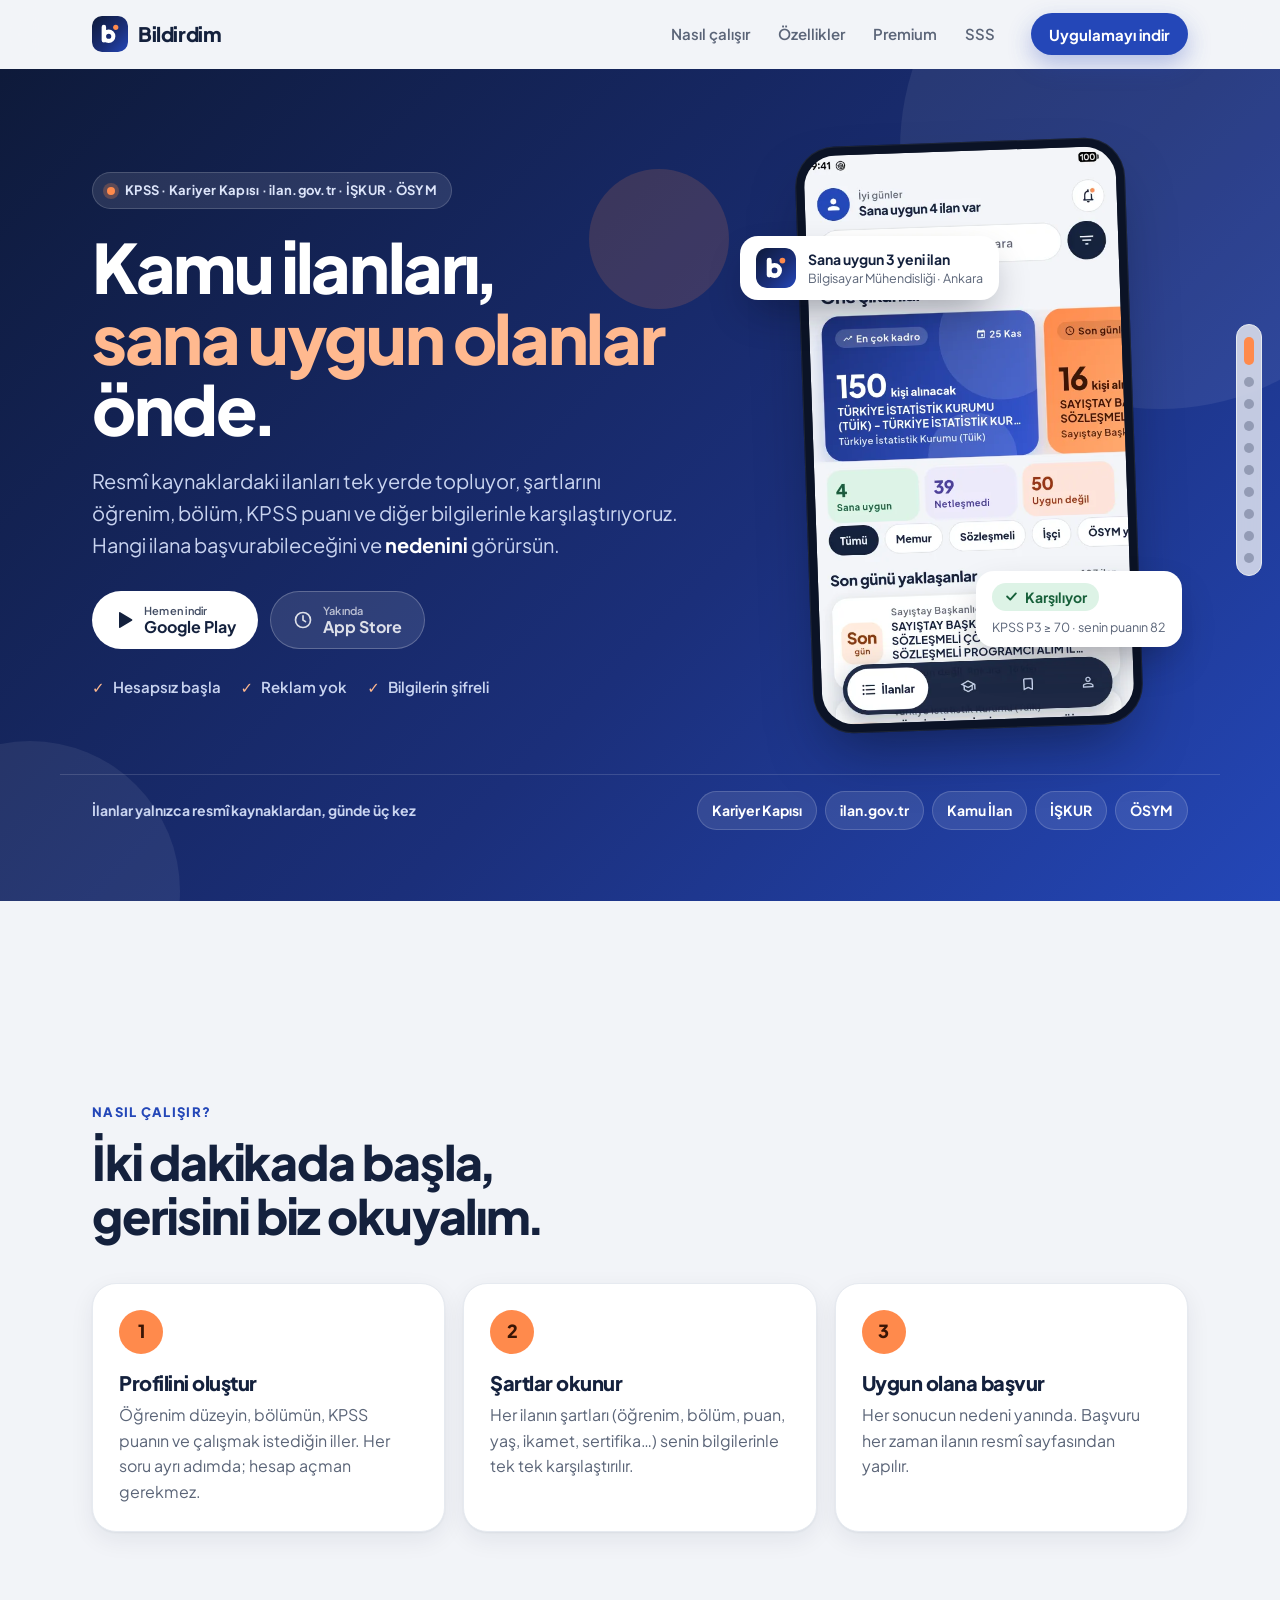
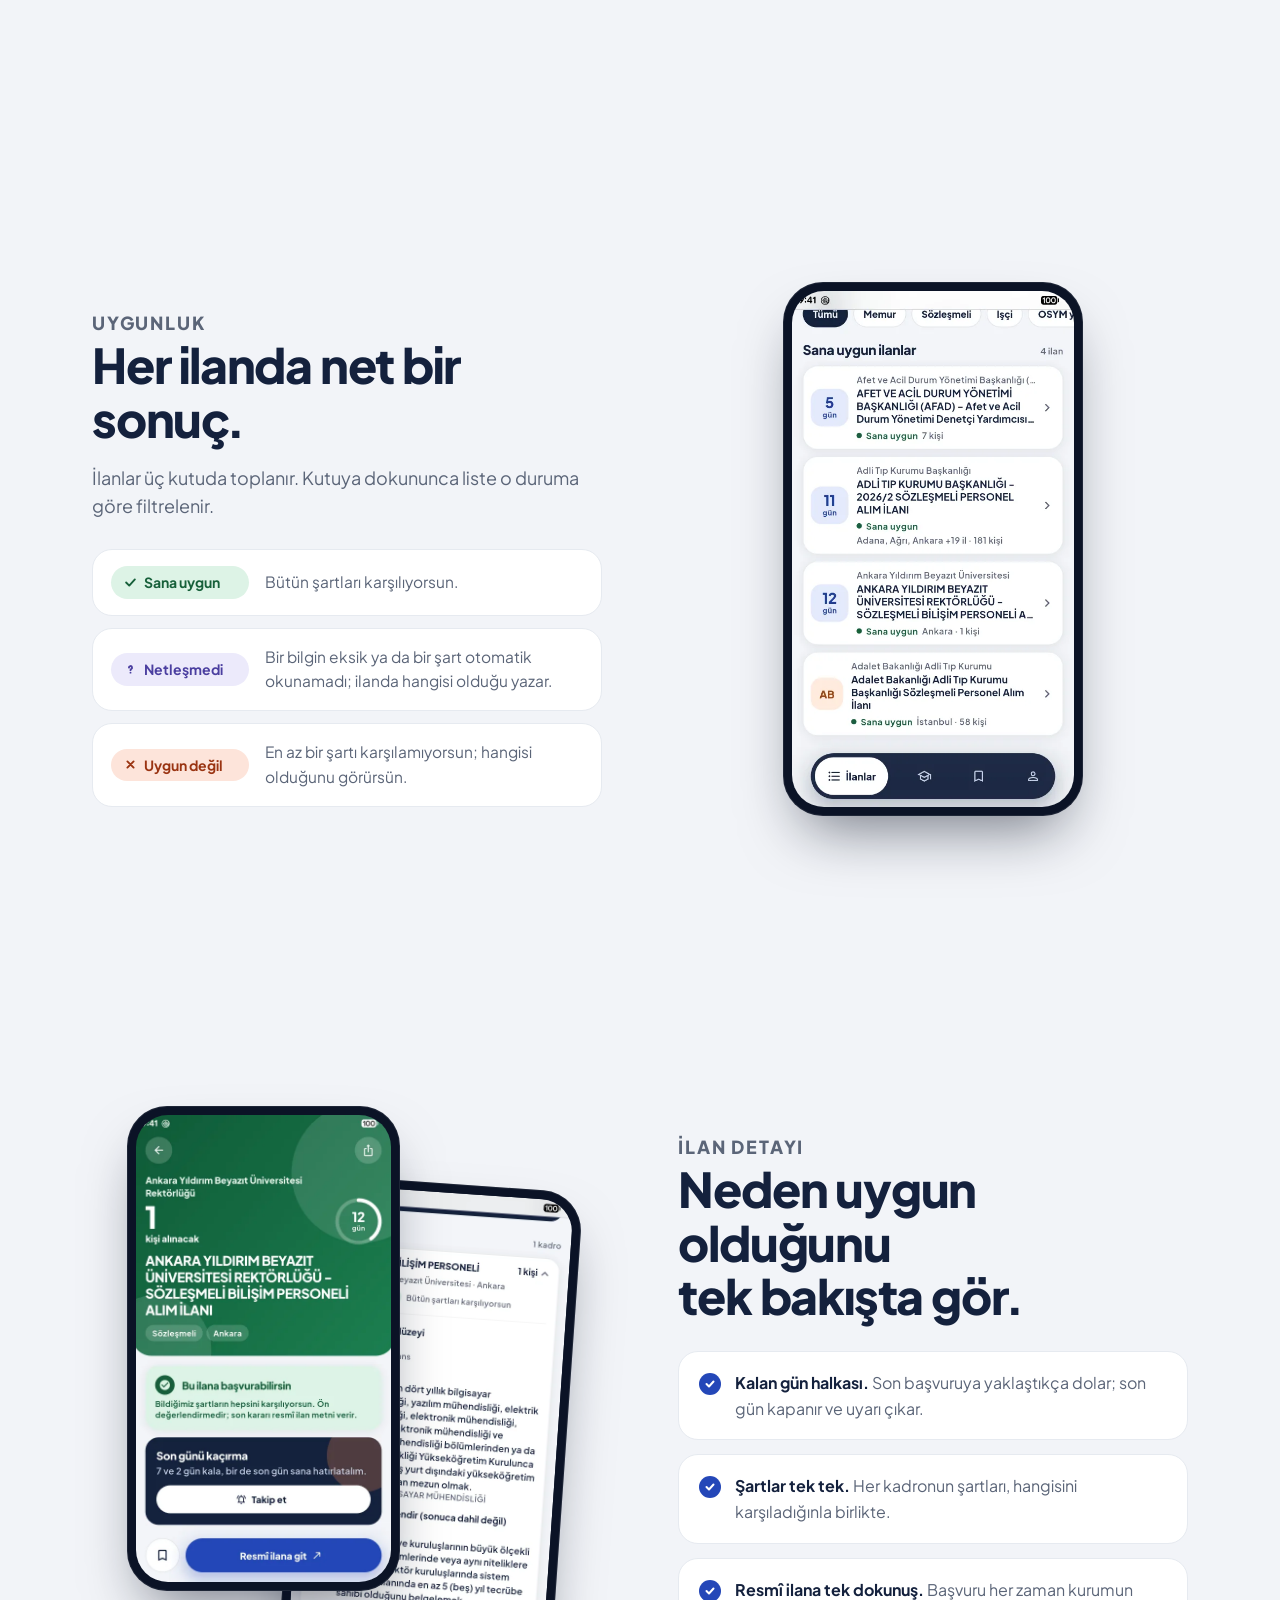
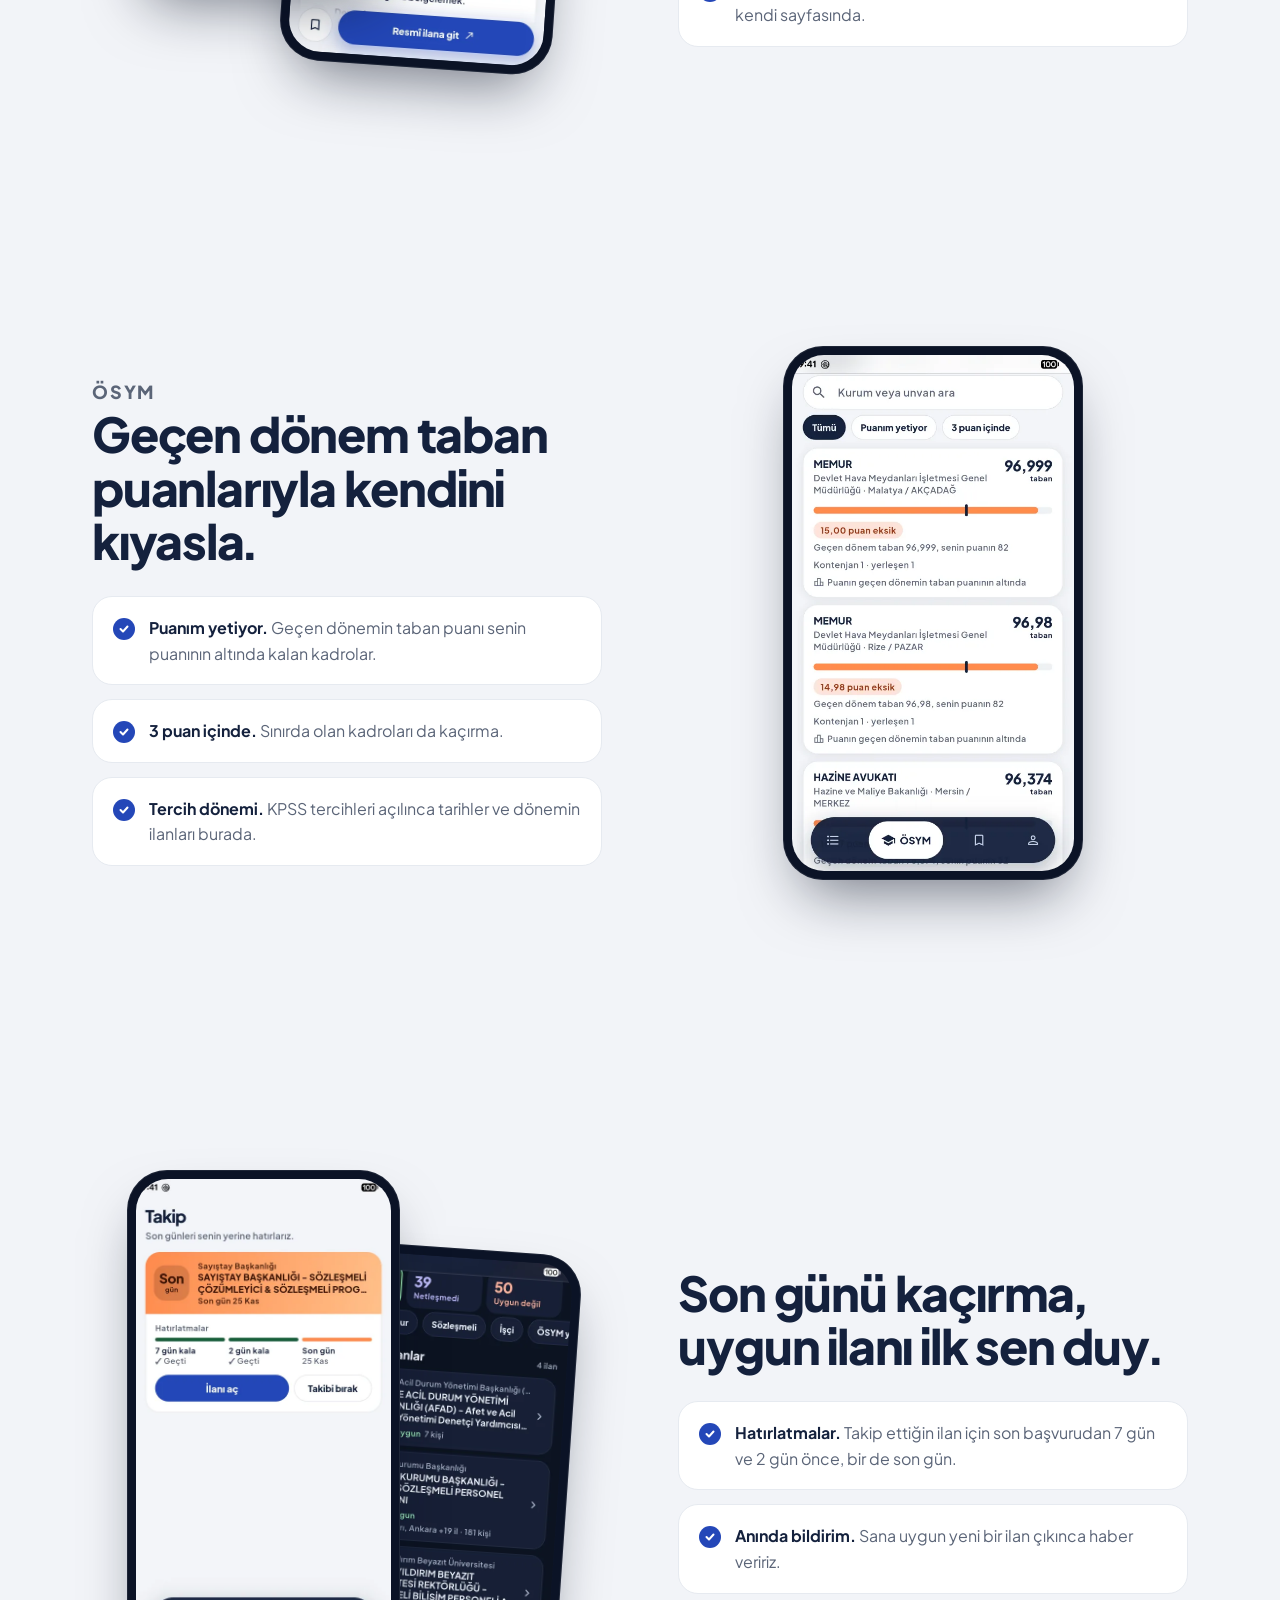
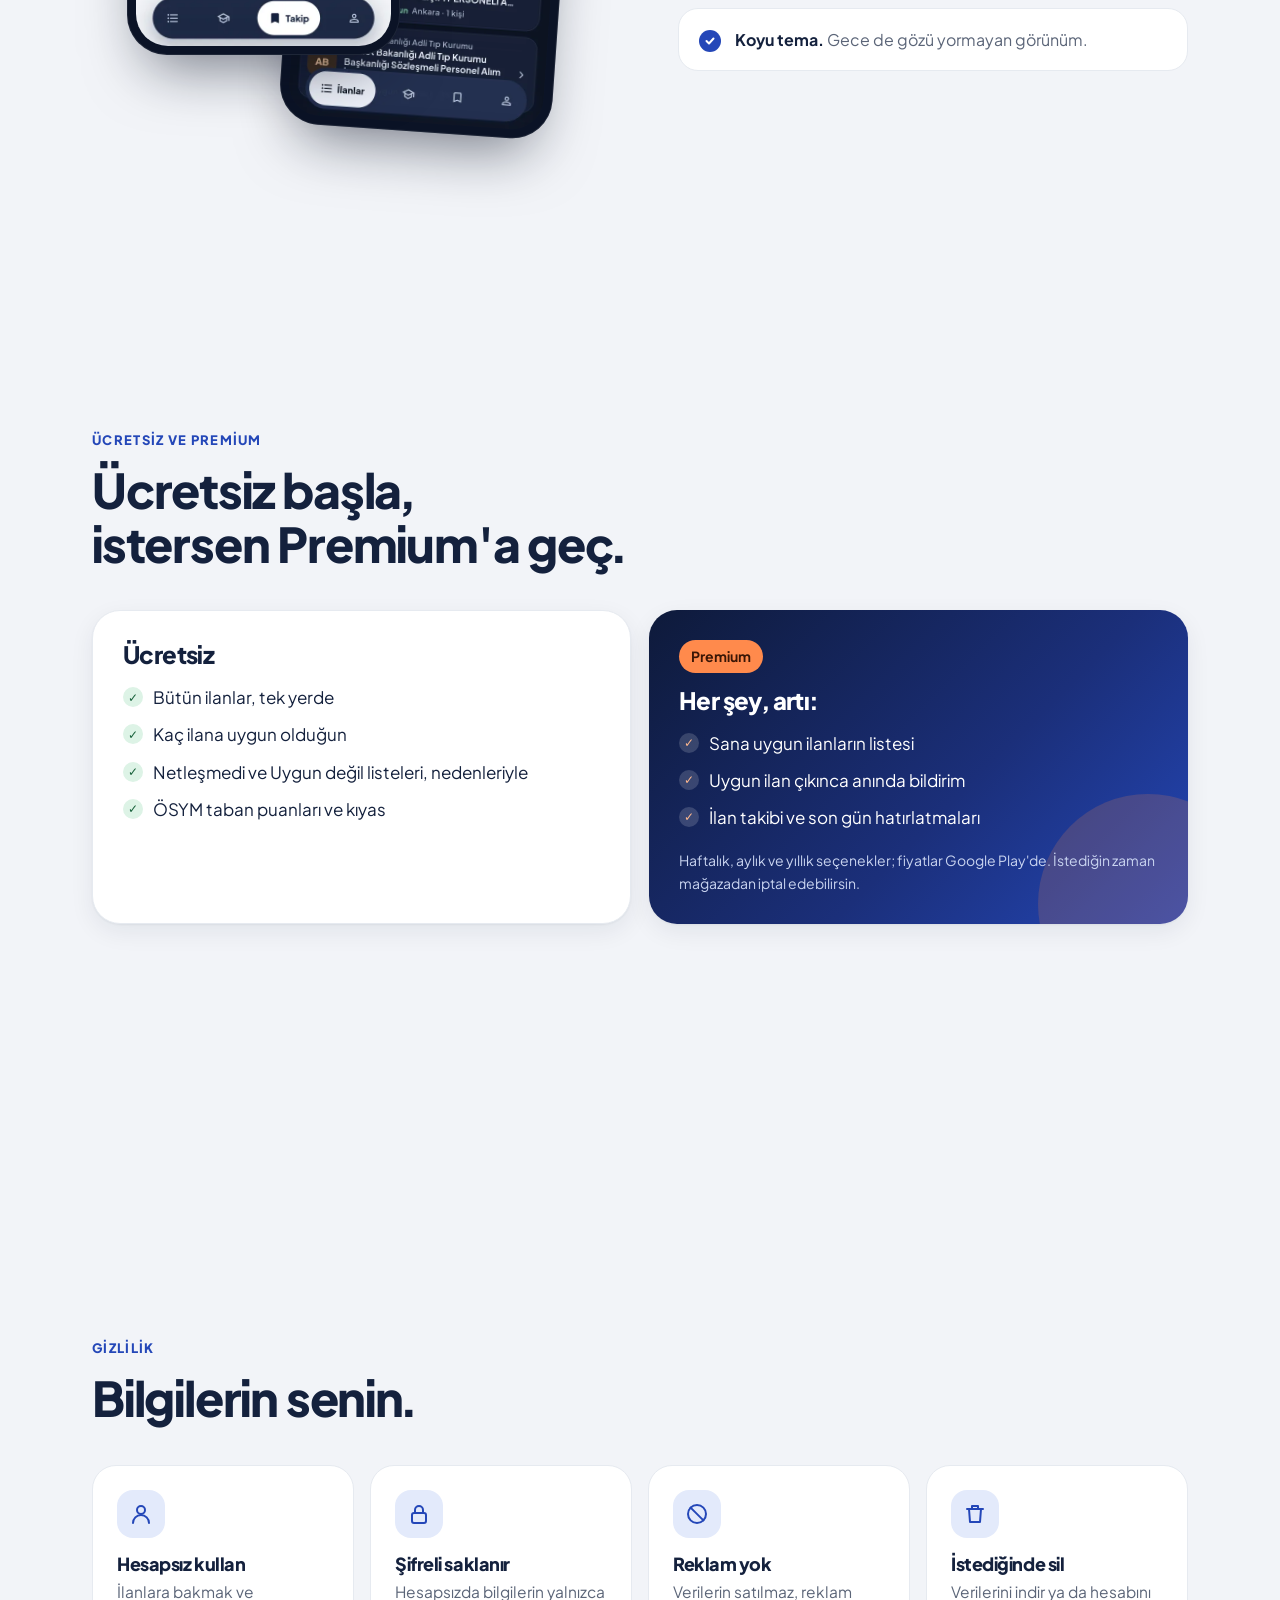
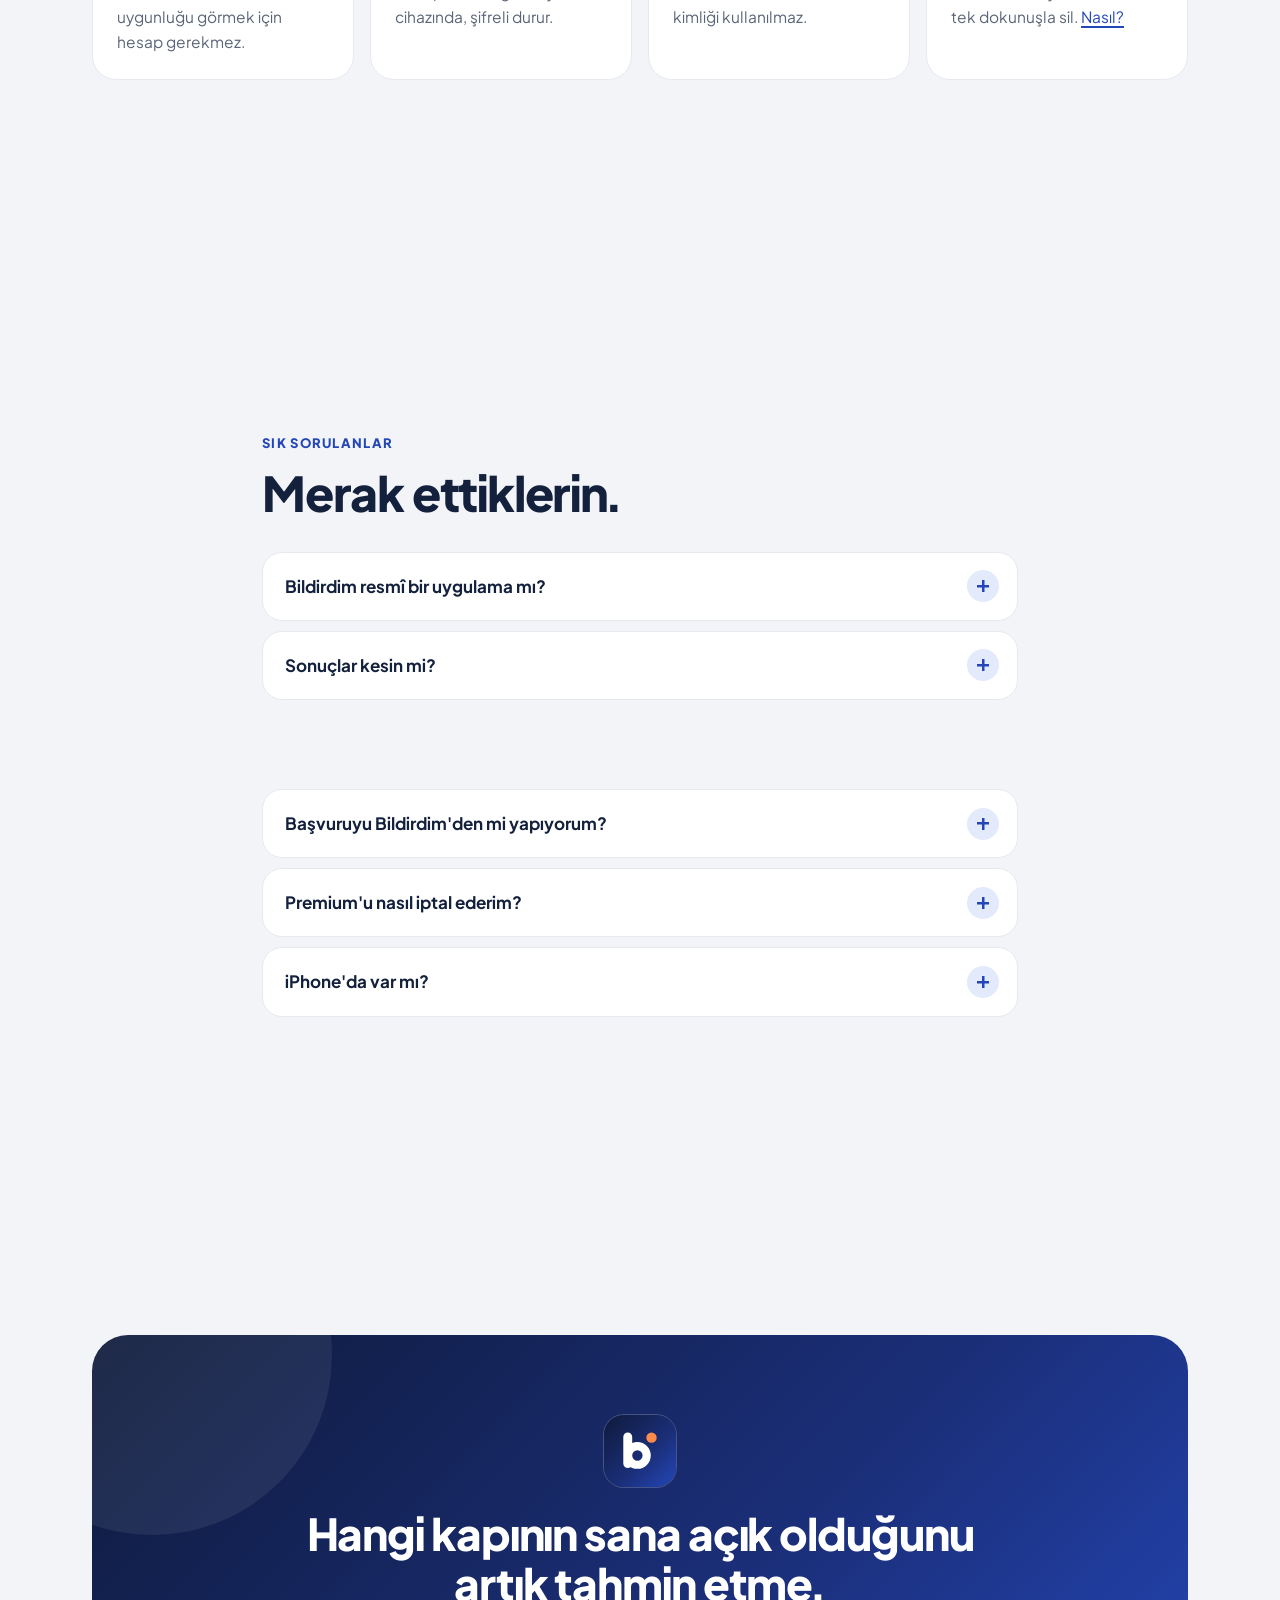
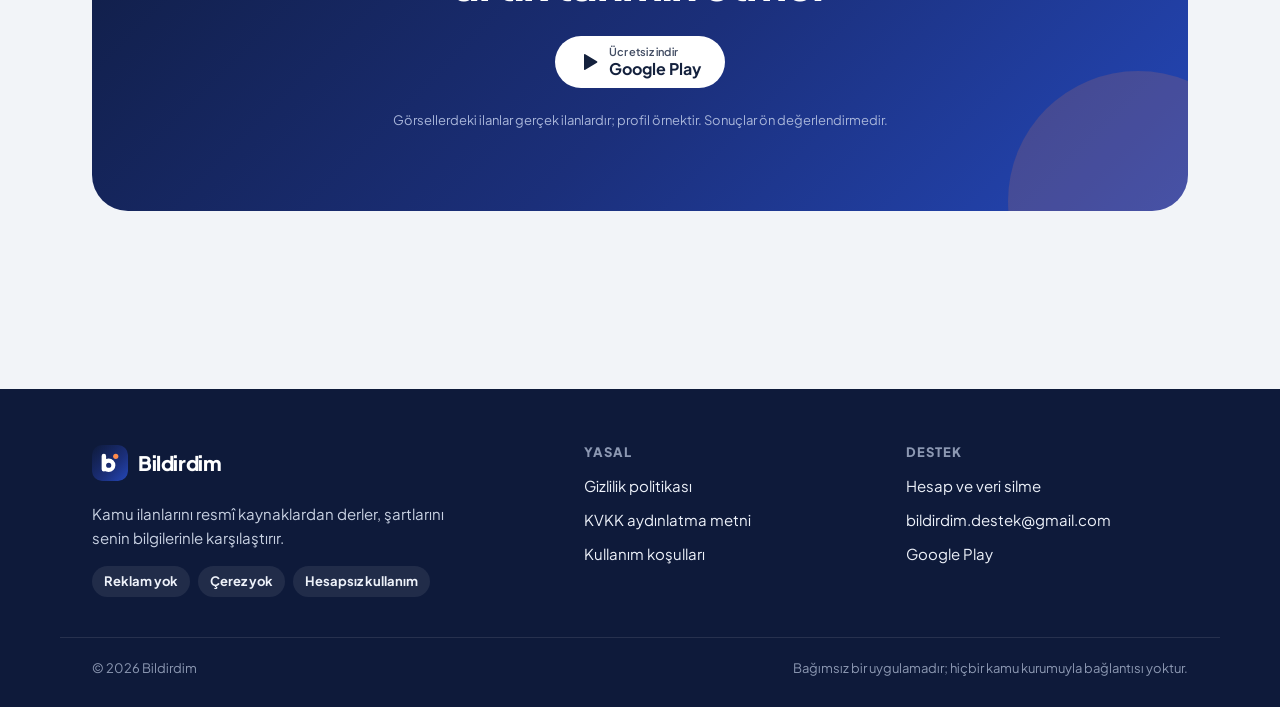
<file: index.html>
<!doctype html>
<html lang="tr">
<head>
<meta charset="utf-8">
<meta name="viewport" content="width=device-width, initial-scale=1">
<title>Bildirdim · Kamu ilanları, sana uygun olanlar önde</title>
<meta name="description" content="Kariyer Kapısı, ilan.gov.tr, Kamu İlan, İŞKUR ve ÖSYM ilanlarını tek yerde toplar, şartlarını senin bilgilerinle karşılaştırır: hangi ilana başvurabileceğini ve nedenini gösterir.">
<meta name="theme-color" content="#14213D">
<link rel="icon" href="favicon.svg" type="image/svg+xml">
<link rel="apple-touch-icon" href="apple-touch-icon.png">
<link rel="stylesheet" href="stil.css">
<link rel="stylesheet" href="ana.css">
</head>
<body class="ana-sayfa">

<header class="ust-serit">
  <div class="ic ust-ic">
    <a class="marka" href="index.html"><img src="favicon.svg" alt="" width="36" height="36">Bildirdim</a>
    <nav class="ust-baglantilar" aria-label="Bölümler">
      <a href="index.html#nasil">Nasıl çalışır</a>
      <a href="index.html#uygunluk">Özellikler</a>
      <a href="index.html#premium">Premium</a>
      <a href="index.html#sss">SSS</a>
    </nav>
    <a class="dugme dugme-ana dugme-kucuk" href="https://play.google.com/store/apps/details?id=tr.com.bildirdim" rel="noopener">Uygulamayı indir</a>
  </div>
</header>

<main>
<!-- Ekran görüntüleri uygulamanın kendisinden (magaza/ham); ilanlar gerçek, profil örnektir. -->
<header class="kahraman sayfa" id="giris">
  <span class="daire d1" aria-hidden="true"></span><span class="daire d2" aria-hidden="true"></span><span class="daire d3" aria-hidden="true"></span>
  <div class="ic kahraman-ic">
    <div class="kahraman-metin">
      <p class="ust-hap belir"><span class="nokta" aria-hidden="true"></span>KPSS · Kariyer Kapısı · ilan.gov.tr · İŞKUR · ÖSYM</p>
      <h1 data-yaz style="--g:1">Kamu ilanları<span class="nk">,</span><br><span class="vurgu">sana uygun olanlar</span> önde<span class="nk">.</span></h1>
      <p class="giris belir" style="--g:2">Resmî kaynaklardaki ilanları tek yerde topluyor, şartlarını öğrenim, bölüm, KPSS puanı ve diğer bilgilerinle karşılaştırıyoruz. Hangi ilana başvurabileceğini ve <strong>nedenini</strong> görürsün.</p>
      <div class="magaza belir" style="--g:3">
        <a class="dugme dugme-beyaz" href="https://play.google.com/store/apps/details?id=tr.com.bildirdim" rel="noopener">
          <svg viewBox="0 0 24 24" aria-hidden="true"><path fill="currentColor" d="M6 3.5v17a1 1 0 0 0 1.5.86l14-8.5a1 1 0 0 0 0-1.72l-14-8.5A1 1 0 0 0 6 3.5Z"/></svg>
          <span class="iki-satir"><small>Hemen indir</small>Google Play</span>
        </a>
        <span class="dugme dugme-cam" aria-disabled="true">
          <svg viewBox="0 0 24 24" aria-hidden="true" fill="none" stroke="currentColor" stroke-width="2" stroke-linecap="round"><circle cx="12" cy="12" r="9"/><path d="M12 7v5l3 2"/></svg>
          <span class="iki-satir"><small>Yakında</small>App Store</span>
        </span>
      </div>
      <ul class="guven belir" style="--g:4">
        <li>Hesapsız başla</li><li>Reklam yok</li><li>Bilgilerin şifreli</li>
      </ul>
    </div>
    <div class="sahne belir" style="--g:2">
      <figure class="telefon">
        <img src="ekran/1-ana.webp" width="540" height="960" alt="Uygulamanın ana ekranı: Öne çıkanlar kartları; Sana uygun 4, Netleşmedi 39, Uygun değil 50 kutuları ve son günü yaklaşan ilanlar.">
      </figure>
      <div class="yuzen balon-bildirim" aria-hidden="true">
        <img src="favicon.svg" alt="" width="40" height="40">
        <div><b>Sana uygun 3 yeni ilan</b><small>Bilgisayar Mühendisliği · Ankara</small></div>
      </div>
      <div class="yuzen balon-sart" aria-hidden="true">
        <span class="hap hap-uygun"><svg viewBox="0 0 24 24" fill="none" stroke="currentColor" stroke-width="3" stroke-linecap="round" stroke-linejoin="round"><path d="m5 12 5 5 9-10"/></svg>Karşılıyor</span>
        <small>KPSS P3 ≥ 70 · senin puanın 82</small>
      </div>
    </div>
  </div>
  <div class="ic kaynak-seridi belir" style="--g:5" aria-label="Taranan resmî kaynaklar">
    <p>İlanlar yalnızca resmî kaynaklardan, günde üç kez</p>
    <ul><li>Kariyer Kapısı</li><li>ilan.gov.tr</li><li>Kamu İlan</li><li>İŞKUR</li><li>ÖSYM</li></ul>
  </div>
</header>

<section class="bolum sayfa" id="nasil">
  <div class="ic">
    <p class="bolum-ust belir">Nasıl çalışır?</p>
    <h2 data-yaz style="--g:1">İki dakikada başla<span class="nk">,</span><br>gerisini biz okuyalım<span class="nk">.</span></h2>
    <ol class="adim-kartlari">
      <li class="belir" style="--g:2"><span class="adim-no">1</span><h3>Profilini oluştur</h3><p>Öğrenim düzeyin, bölümün, KPSS puanın ve çalışmak istediğin iller. Her soru ayrı adımda; hesap açman gerekmez.</p></li>
      <li class="belir" style="--g:3"><span class="adim-no">2</span><h3>Şartlar okunur</h3><p>Her ilanın şartları (öğrenim, bölüm, puan, yaş, ikamet, sertifika…) senin bilgilerinle tek tek karşılaştırılır.</p></li>
      <li class="belir" style="--g:4"><span class="adim-no">3</span><h3>Uygun olana başvur</h3><p>Her sonucun nedeni yanında. Başvuru her zaman ilanın resmî sayfasından yapılır.</p></li>
    </ol>
  </div>
</section>

<section class="bolum uygunluk sayfa" id="uygunluk">
  <div class="ic ozellik">
    <div class="ozellik-metin">
      <p class="bolum-ust belir">Uygunluk</p>
      <h2 data-yaz style="--g:1">Her ilanda net bir sonuç<span class="nk">.</span></h2>
      <p class="belir" style="--g:2">İlanlar üç kutuda toplanır. Kutuya dokununca liste o duruma göre filtrelenir.</p>
      <ul class="durumlar">
        <li class="belir" style="--g:3"><span class="hap hap-uygun"><svg viewBox="0 0 24 24" fill="none" stroke="currentColor" stroke-width="3" stroke-linecap="round" stroke-linejoin="round"><path d="m5 12 5 5 9-10"/></svg>Sana uygun</span><p>Bütün şartları karşılıyorsun.</p></li>
        <li class="belir" style="--g:4"><span class="hap hap-belirsiz"><svg viewBox="0 0 24 24" fill="none" stroke="currentColor" stroke-width="3" stroke-linecap="round"><path d="M9.5 9a2.5 2.5 0 1 1 3.5 2.3c-.7.3-1 .9-1 1.7M12 17h.01"/></svg>Netleşmedi</span><p>Bir bilgin eksik ya da bir şart otomatik okunamadı; ilanda hangisi olduğu yazar.</p></li>
        <li class="belir" style="--g:5"><span class="hap hap-degil"><svg viewBox="0 0 24 24" fill="none" stroke="currentColor" stroke-width="3" stroke-linecap="round"><path d="M7 7l10 10M17 7 7 17"/></svg>Uygun değil</span><p>En az bir şartı karşılamıyorsun; hangisi olduğunu görürsün.</p></li>
      </ul>
    </div>
    <figure class="telefon belir" style="--g:2">
      <img src="ekran/2-uygun.webp" width="540" height="960" loading="lazy" alt="Sana uygun ilanlar listesi: her ilanda kalan gün kutusu, kurum, başlık ve Sana uygun etiketi.">
    </figure>
  </div>
</section>

<section class="bolum sayfa" id="detay">
  <div class="ic ozellik ters">
    <div class="ozellik-metin">
      <p class="bolum-ust belir">İlan detayı</p>
      <h2 data-yaz style="--g:1">Neden uygun olduğunu<br>tek bakışta gör<span class="nk">.</span></h2>
      <ul class="maddeler">
        <li class="belir" style="--g:2"><b>Kalan gün halkası.</b> Son başvuruya yaklaştıkça dolar; son gün kapanır ve uyarı çıkar.</li>
        <li class="belir" style="--g:3"><b>Şartlar tek tek.</b> Her kadronun şartları, hangisini karşıladığınla birlikte.</li>
        <li class="belir" style="--g:4"><b>Resmî ilana tek dokunuş.</b> Başvuru her zaman kurumun kendi sayfasında.</li>
      </ul>
    </div>
    <div class="ikili belir" style="--g:2">
      <figure class="telefon"><img src="ekran/3-detay.webp" width="540" height="960" loading="lazy" alt="İlan detayı: renkli kapakta kalan gün halkası, Bu ilana başvurabilirsin kartı ve Son günü kaçırma kartı."></figure>
      <figure class="telefon arka"><img src="ekran/4-sartlar.webp" width="540" height="960" loading="lazy" alt="Kadro şartları: öğrenim düzeyi ve bölüm şartı karşılanıyor, deneyim şartı değerlendirmeye bırakılmış."></figure>
    </div>
  </div>
</section>

<section class="bolum sayfa" id="osym">
  <div class="ic ozellik">
    <div class="ozellik-metin">
      <p class="bolum-ust belir">ÖSYM</p>
      <h2 data-yaz style="--g:1">Geçen dönem taban puanlarıyla kendini kıyasla<span class="nk">.</span></h2>
      <ul class="maddeler">
        <li class="belir" style="--g:2"><b>Puanım yetiyor.</b> Geçen dönemin taban puanı senin puanının altında kalan kadrolar.</li>
        <li class="belir" style="--g:3"><b>3 puan içinde.</b> Sınırda olan kadroları da kaçırma.</li>
        <li class="belir" style="--g:4"><b>Tercih dönemi.</b> KPSS tercihleri açılınca tarihler ve dönemin ilanları burada.</li>
      </ul>
    </div>
    <figure class="telefon belir" style="--g:2"><img src="ekran/5-osym.webp" width="540" height="960" loading="lazy" alt="ÖSYM taban puanları: kadrolar, geçen dönem taban puanı ve senin puanınla kıyas çubuğu."></figure>
  </div>
</section>

<section class="bolum sayfa" id="takip">
  <div class="ic ozellik ters">
    <div class="ozellik-metin">
      <p class="bolum-ust belir">Takip ve bildirim</p>
      <h2 data-yaz style="--g:1">Son günü kaçırma<span class="nk">,</span><br>uygun ilanı ilk sen duy<span class="nk">.</span></h2>
      <ul class="maddeler">
        <li class="belir" style="--g:2"><b>Hatırlatmalar.</b> Takip ettiğin ilan için son başvurudan 7 gün ve 2 gün önce, bir de son gün.</li>
        <li class="belir" style="--g:3"><b>Anında bildirim.</b> Sana uygun yeni bir ilan çıkınca haber veririz.</li>
        <li class="belir" style="--g:4"><b>Koyu tema.</b> Gece de gözü yormayan görünüm.</li>
      </ul>
    </div>
    <div class="ikili belir" style="--g:2">
      <figure class="telefon"><img src="ekran/6-takip.webp" width="540" height="960" loading="lazy" alt="Takip ekranı: takip edilen ilanın kalan günü ve 7 gün, 2 gün, son gün hatırlatmaları."></figure>
      <figure class="telefon arka"><img src="ekran/9-koyu.webp" width="540" height="960" loading="lazy" alt="Koyu temada ana ekran: uygunluk kutuları ve sana uygun ilanlar."></figure>
    </div>
  </div>
</section>

<section class="bolum planlar sayfa" id="premium">
  <div class="ic">
    <p class="bolum-ust belir">Ücretsiz ve Premium</p>
    <h2 data-yaz style="--g:1">Ücretsiz başla<span class="nk">,</span><br>istersen Premium'a geç<span class="nk">.</span></h2>
    <div class="plan-izgara">
      <div class="plan belir" style="--g:2">
        <h3>Ücretsiz</h3>
        <ul>
          <li>Bütün ilanlar, tek yerde</li>
          <li>Kaç ilana uygun olduğun</li>
          <li>Netleşmedi ve Uygun değil listeleri, nedenleriyle</li>
          <li>ÖSYM taban puanları ve kıyas</li>
        </ul>
      </div>
      <div class="plan plan-premium belir" style="--g:3">
        <span class="hap hap-mercan">Premium</span>
        <h3>Her şey, artı:</h3>
        <ul>
          <li>Sana uygun ilanların listesi</li>
          <li>Uygun ilan çıkınca anında bildirim</li>
          <li>İlan takibi ve son gün hatırlatmaları</li>
        </ul>
        <p class="plan-not">Haftalık, aylık ve yıllık seçenekler; fiyatlar Google Play'de. İstediğin zaman mağazadan iptal edebilirsin.</p>
      </div>
    </div>
  </div>
</section>

<section class="bolum sayfa" id="gizlilik">
  <div class="ic">
    <p class="bolum-ust belir">Gizlilik</p>
    <h2 data-yaz style="--g:1">Bilgilerin senin<span class="nk">.</span></h2>
    <div class="gizlilik-izgara">
      <div class="belir" style="--g:2"><span class="g-ikon" aria-hidden="true"><svg viewBox="0 0 24 24"><circle cx="12" cy="8" r="4"/><path d="M4 21a8 8 0 0 1 16 0"/></svg></span><h3>Hesapsız kullan</h3><p>İlanlara bakmak ve uygunluğu görmek için hesap gerekmez.</p></div>
      <div class="belir" style="--g:3"><span class="g-ikon" aria-hidden="true"><svg viewBox="0 0 24 24"><rect x="5" y="11" width="14" height="10" rx="2"/><path d="M8 11V8a4 4 0 0 1 8 0v3"/></svg></span><h3>Şifreli saklanır</h3><p>Hesapsızda bilgilerin yalnızca cihazında, şifreli durur.</p></div>
      <div class="belir" style="--g:4"><span class="g-ikon" aria-hidden="true"><svg viewBox="0 0 24 24"><circle cx="12" cy="12" r="9"/><path d="M5.6 5.6l12.8 12.8"/></svg></span><h3>Reklam yok</h3><p>Verilerin satılmaz, reklam kimliği kullanılmaz.</p></div>
      <div class="belir" style="--g:5"><span class="g-ikon" aria-hidden="true"><svg viewBox="0 0 24 24"><path d="M4 7h16M9 7V4h6v3M6 7l1 13h10l1-13"/></svg></span><h3>İstediğinde sil</h3><p>Verilerini indir ya da hesabını tek dokunuşla sil. <a href="hesap-silme.html">Nasıl?</a></p></div>
    </div>
  </div>
</section>

<section class="bolum sss sayfa" id="sss">
  <div class="ic dar">
    <p class="bolum-ust belir">Sık sorulanlar</p>
    <h2 data-yaz style="--g:1">Merak ettiklerin<span class="nk">.</span></h2>
    <details class="belir" style="--g:2"><summary>Bildirdim resmî bir uygulama mı?</summary><div class="sss-ic"><p>Hayır. Bildirdim bağımsız bir uygulamadır; hiçbir kamu kurumuyla bağlantısı yoktur. İlanları kurumların resmî sitelerinden derler; her ilanda kaynağı ve son kontrol zamanı yazar.</p></div></details>
    <details class="belir" style="--g:3"><summary>Sonuçlar kesin mi?</summary><div class="sss-ic"><p>Sonuçlar ön değerlendirmedir. Şartlar ilan metninden otomatik okunur; okunamayan ya da bilgini gerektiren şart "Netleşmedi" olarak gösterilir. Başvurmadan önce resmî ilan metnini mutlaka oku.</p></div></details>
    <details class="belir" style="--g:4"><summary>Hesap açmam gerekiyor mu?</summary><div class="sss-ic"><p>Hayır. İlanlara bakmak ve uygunluğu görmek için hesap gerekmez. Bilgilerini cihazlar arasında taşımak istersen Google hesabınla giriş yapabilirsin.</p></div></details>
    <details class="belir" style="--g:5"><summary>Başvuruyu Bildirdim'den mi yapıyorum?</summary><div class="sss-ic"><p>Hayır. "Resmî ilana git" düğmesi seni ilanın resmî sayfasına götürür; başvuru her zaman orada yapılır.</p></div></details>
    <details class="belir" style="--g:6"><summary>Premium'u nasıl iptal ederim?</summary><div class="sss-ic"><p>Google Play → Ödemeler ve abonelikler → Abonelikler'den. Uygulamada Profil → Aboneliği yönet de aynı sayfayı açar. Hesabını silmek aboneliği iptal etmez.</p></div></details>
    <details class="belir" style="--g:7"><summary>iPhone'da var mı?</summary><div class="sss-ic"><p>Şimdilik yalnızca Android'de. App Store sürümü hazırlanıyor.</p></div></details>
  </div>
</section>

<section class="cagri-bolum sayfa" id="indir">
  <div class="ic">
    <div class="cagri belir">
      <span class="daire d1" aria-hidden="true"></span><span class="daire d2" aria-hidden="true"></span>
      <img src="favicon.svg" alt="" width="72" height="72" class="cagri-logo">
      <h2 data-yaz>Hangi kapının sana açık olduğunu<br>artık tahmin etme<span class="nk">.</span></h2>
      <a class="dugme dugme-beyaz" href="https://play.google.com/store/apps/details?id=tr.com.bildirdim" rel="noopener">
        <svg viewBox="0 0 24 24" aria-hidden="true"><path fill="currentColor" d="M6 3.5v17a1 1 0 0 0 1.5.86l14-8.5a1 1 0 0 0 0-1.72l-14-8.5A1 1 0 0 0 6 3.5Z"/></svg>
        <span class="iki-satir"><small>Ücretsiz indir</small>Google Play</span>
      </a>
      <p class="not">Görsellerdeki ilanlar gerçek ilanlardır; profil örnektir. Sonuçlar ön değerlendirmedir.</p>
    </div>
  </div>
</section>

<nav class="sayfa-noktalari" aria-label="Sayfalar">
  <a href="#giris" aria-label="Giriş" class="etkin"></a>
  <a href="#nasil" aria-label="Nasıl çalışır"></a>
  <a href="#uygunluk" aria-label="Uygunluk"></a>
  <a href="#detay" aria-label="İlan detayı"></a>
  <a href="#osym" aria-label="ÖSYM"></a>
  <a href="#takip" aria-label="Takip ve bildirim"></a>
  <a href="#premium" aria-label="Ücretsiz ve Premium"></a>
  <a href="#gizlilik" aria-label="Gizlilik"></a>
  <a href="#sss" aria-label="Sık sorulanlar"></a>
  <a href="#indir" aria-label="İndir"></a>
</nav>

<script>
// Kayınca üst şeride kenar.
(() => {
  const serit = document.querySelector(".ust-serit");
  const kaydi = () => serit && serit.classList.toggle("kaydi", scrollY > 8);
  addEventListener("scroll", kaydi, { passive: true });
  kaydi();
})();

// Sık sorulanlar: aynı anda tek soru açık; açılıp kapanırken yükseklik yumuşakça değişir (hareketi azalt açıksa anında).
(() => {
  const hepsi = [...document.querySelectorAll(".sss details")];
  const azalt = matchMedia("(prefers-reduced-motion: reduce)");
  const ayar = { duration: 340, easing: "cubic-bezier(.2, .8, .2, 1)" };
  const kapat = (d) => {
    if (!d.open || d.classList.contains("kapaniyor")) return;
    if (azalt.matches) { d.open = false; return; }
    const ic = d.querySelector(".sss-ic");
    d.classList.add("kapaniyor");
    const a = ic.animate([{ height: ic.offsetHeight + "px", opacity: 1 }, { height: "0px", opacity: 0 }], ayar);
    a.onfinish = () => { d.open = false; d.classList.remove("kapaniyor"); };
  };
  const ac = (d) => {
    d.open = true;
    if (azalt.matches) return;
    const ic = d.querySelector(".sss-ic");
    ic.animate([{ height: "0px", opacity: 0 }, { height: ic.offsetHeight + "px", opacity: 1 }], ayar);
  };
  for (const d of hepsi) {
    d.querySelector("summary").addEventListener("click", (e) => {
      e.preventDefault();
      if (d.open && !d.classList.contains("kapaniyor")) { kapat(d); return; }
      d.getAnimations({ subtree: true }).forEach((a) => a.cancel());
      d.classList.remove("kapaniyor");
      hepsi.forEach((o) => { if (o !== d) kapat(o); });
      ac(d);
    });
  }
})();

// Kaydırınca belirme (#130, #362): .belir bulanıktan netleşir, [data-yaz] kelime kelime yazılır gibi gelir.
// JavaScript yoksa ya da "hareketi azalt" açıksa içerik olduğu gibi görünür.
(() => {
  if (!("IntersectionObserver" in window) || matchMedia("(prefers-reduced-motion: reduce)").matches) return;
  document.documentElement.classList.add("canli");

  // Metni kelimelere böler; renk geçişli parçalar (.vurgu) tek parça kalır, noktalama (.nk) önceki kelimeyle gelir.
  const bol = (kok) => {
    let i = 0;
    const gez = (dugum) => {
      for (const c of [...dugum.childNodes]) {
        if (c.nodeType === Node.TEXT_NODE) {
          const parca = document.createDocumentFragment();
          for (const k of c.textContent.split(/(\s+)/)) {
            if (!k) continue;
            if (/^\s+$/.test(k)) { parca.append(k); continue; }
            const s = document.createElement("span");
            s.className = "kelime";
            s.style.setProperty("--i", i++);
            s.textContent = k;
            parca.append(s);
          }
          c.replaceWith(parca);
        } else if (c.nodeType === Node.ELEMENT_NODE && c.tagName !== "BR") {
          if (c.matches(".nk")) {
            // Noktalama önceki kelimenin içine girer: ayrı satıra düşmez, kelimeyle birlikte belirir
            const onceki = c.previousSibling;
            if (onceki && onceki.classList && onceki.classList.contains("kelime")) onceki.append(c);
          }
          else if (c.matches(".vurgu")) { c.classList.add("kelime"); c.style.setProperty("--i", i++); }
          else gez(c);
        }
      }
    };
    gez(kok);
  };
  document.querySelectorAll("[data-yaz]").forEach(bol);

  const izle = new IntersectionObserver((girdiler) => {
    for (const g of girdiler) {
      if (!g.isIntersecting) continue;
      g.target.classList.add("gorundu");
      izle.unobserve(g.target);
    }
  }, { threshold: 0.12, rootMargin: "0px 0px -6% 0px" });
  document.querySelectorAll("[data-yaz], .belir").forEach((el) => izle.observe(el));
})();

// Sayfa noktaları: ekranın ortasındaki sayfanın noktası etkin (hareket azaltmadan bağımsız).
(() => {
  if (!("IntersectionObserver" in window)) return;
  const noktalar = new Map([...document.querySelectorAll(".sayfa-noktalari a")].map((a) => [a.hash.slice(1), a]));
  const izle = new IntersectionObserver((girdiler) => {
    for (const g of girdiler) {
      if (!g.isIntersecting) continue;
      noktalar.forEach((a, id) => {
        a.classList.toggle("etkin", id === g.target.id);
        if (id === g.target.id) a.setAttribute("aria-current", "true"); else a.removeAttribute("aria-current");
      });
    }
  }, { rootMargin: "-50% 0px -50% 0px" });
  document.querySelectorAll(".sayfa").forEach((s) => izle.observe(s));
})();

// Fare, trackpad ve klavye: her hareket tam bir sayfa. Bu cihazlarda tarayıcının snap'i kapatılır (.yonetimli):
// snap yarım sayfadan kısa hareketi geri çeker ve programla yapılan yumuşak kaydırmayı kesebilir (Safari).
// Kilit, geçiş hedefe varıp tekerlek sustuğunda açılır; trackpad'in atalet olayları o sürede yutulur.
// Dokunmatik ekranlarda yalnızca CSS snap.
(() => {
  if (!matchMedia("(pointer: fine)").matches) return;
  document.documentElement.classList.add("yonetimli");
  const azalt = matchMedia("(prefers-reduced-motion: reduce)");
  const duraklar = () => {
    // Üst şerit yapışkan: duraklar onun yüksekliği kadar yukarıda (sayfanın başı şeridin altına oturur)
    const ust = document.querySelector(".ust-serit")?.offsetHeight ?? 0;
    const vh = innerHeight - ust;
    const d = [];
    for (const s of document.querySelectorAll(".sayfa")) {
      d.push(Math.max(0, s.offsetTop - ust));
      if (s.offsetHeight > vh + 80) d.push(s.offsetTop - ust + s.offsetHeight - vh); // ekrandan uzun sayfanın sonu
    }
    d.push(document.documentElement.scrollHeight - vh); // alt bilgi
    return [...new Set(d.map(Math.round))].sort((a, b) => a - b);
  };
  let hedef = null, hareketYonu = 0, kilitBasi = 0, sonOlay = 0, sonGuc = 0, birikim = 0;
  const kilitli = (t) => {
    if (hedef === null) return false;
    const vardi = Math.abs(scrollY - hedef) < 2;
    // Vardıysa tekerlek susunca açılır (atalet sürdükçe kilitli); varamadıysa (geçiş kesildi) 1,4 sn sonra.
    if (vardi ? t - sonOlay > 120 : t - kilitBasi > 1400) hedef = null;
    return hedef !== null;
  };
  // taban: dönüşte süren geçişin hedefi (scrollY geçişin ortasında olabilir).
  const git = (yon, t, taban = scrollY) => {
    const y = taban;
    const d = duraklar();
    const h = yon > 0 ? d.find((v) => v > y + 4) : d.findLast((v) => v < y - 4);
    if (h === undefined) return;
    if (hedef !== null) scrollTo({ top: scrollY, behavior: "instant" }); // süren geçişi durdur (WebKit yenisini yok sayıyor)
    hedef = h;
    hareketYonu = yon;
    kilitBasi = t;
    scrollTo({ top: h, behavior: azalt.matches ? "auto" : "smooth" });
  };
  addEventListener("wheel", (e) => {
    if (e.ctrlKey || Math.abs(e.deltaY) < Math.abs(e.deltaX)) return; // yakınlaştırma, yatay kaydırma
    e.preventDefault();
    const t = performance.now();
    const ara = t - sonOlay;
    const delta = e.deltaMode === 1 ? e.deltaY * 40 : e.deltaY;
    let mesgul = kilitli(t);
    let taban = scrollY;
    if (mesgul) {
      // Atalet olayları hep hareketin yönünde ve giderek zayıflar. Ters yönde bir olay ya da geçiş bittikten sonra
      // ani güçlenme yeni bir parmak hareketidir: susmayı beklemeden işlenir (#132: yukarı çevirince takılma).
      const ters = Math.sign(delta) === -hareketYonu && Math.abs(delta) >= 4;
      const yeniHamle = Math.abs(scrollY - hedef) < 2 && Math.abs(delta) >= 6 && Math.abs(delta) > sonGuc * 2;
      if (ters || yeniHamle) {
        taban = ters ? hedef : scrollY;
        if (!ters) hedef = null;
        mesgul = false;
        if (Math.sign(birikim) !== Math.sign(delta)) birikim = 0;
      }
    }
    sonOlay = t;
    sonGuc = Math.abs(delta);
    if (mesgul) return;
    birikim = ara > 250 ? delta : birikim + delta;
    if (Math.abs(birikim) < 20) return;
    const yon = Math.sign(birikim);
    birikim = 0;
    git(yon, t, taban);
  }, { passive: false });
  const tuslar = { PageDown: 1, ArrowDown: 1, " ": 1, PageUp: -1, ArrowUp: -1 };
  addEventListener("keydown", (e) => {
    if (e.altKey || e.ctrlKey || e.metaKey || e.target.closest("input, textarea, select, [contenteditable]")) return;
    let yon = tuslar[e.key];
    if (e.key === " " && e.shiftKey) yon = -1;
    if (!yon) return;
    e.preventDefault();
    const t = performance.now();
    if (!kilitli(t)) git(yon, t);
    else if (yon === -hareketYonu) git(yon, t, hedef); // dönüş: süren geçişin hedefinden geri
  });
})();
</script>

</main>

<footer class="alt-bilgi">
  <div class="ic alt-ic">
    <div class="alt-marka">
      <a class="marka" href="index.html"><img src="favicon.svg" alt="" width="36" height="36">Bildirdim</a>
      <p>Kamu ilanlarını resmî kaynaklardan derler, şartlarını senin bilgilerinle karşılaştırır.</p>
      <ul class="alt-cipler" aria-label="İlkelerimiz"><li>Reklam yok</li><li>Çerez yok</li><li>Hesapsız kullanım</li></ul>
    </div>
    <nav class="alt-sutun" aria-label="Yasal">
      <h2>Yasal</h2>
      <a href="gizlilik.html">Gizlilik politikası</a>
      <a href="kvkk-aydinlatma.html">KVKK aydınlatma metni</a>
      <a href="kullanim-kosullari.html">Kullanım koşulları</a>
    </nav>
    <nav class="alt-sutun" aria-label="Destek">
      <h2>Destek</h2>
      <a href="hesap-silme.html">Hesap ve veri silme</a>
      <a href="mailto:bildirdim.destek@gmail.com">bildirdim.destek@gmail.com</a>
      <a href="https://play.google.com/store/apps/details?id=tr.com.bildirdim" rel="noopener">Google Play</a>
    </nav>
  </div>
  <div class="ic alt-satir">
    <p>© 2026 Bildirdim</p>
    <p>Bağımsız bir uygulamadır; hiçbir kamu kurumuyla bağlantısı yoktur.</p>
  </div>
</footer>

</body>
</html>
</file>
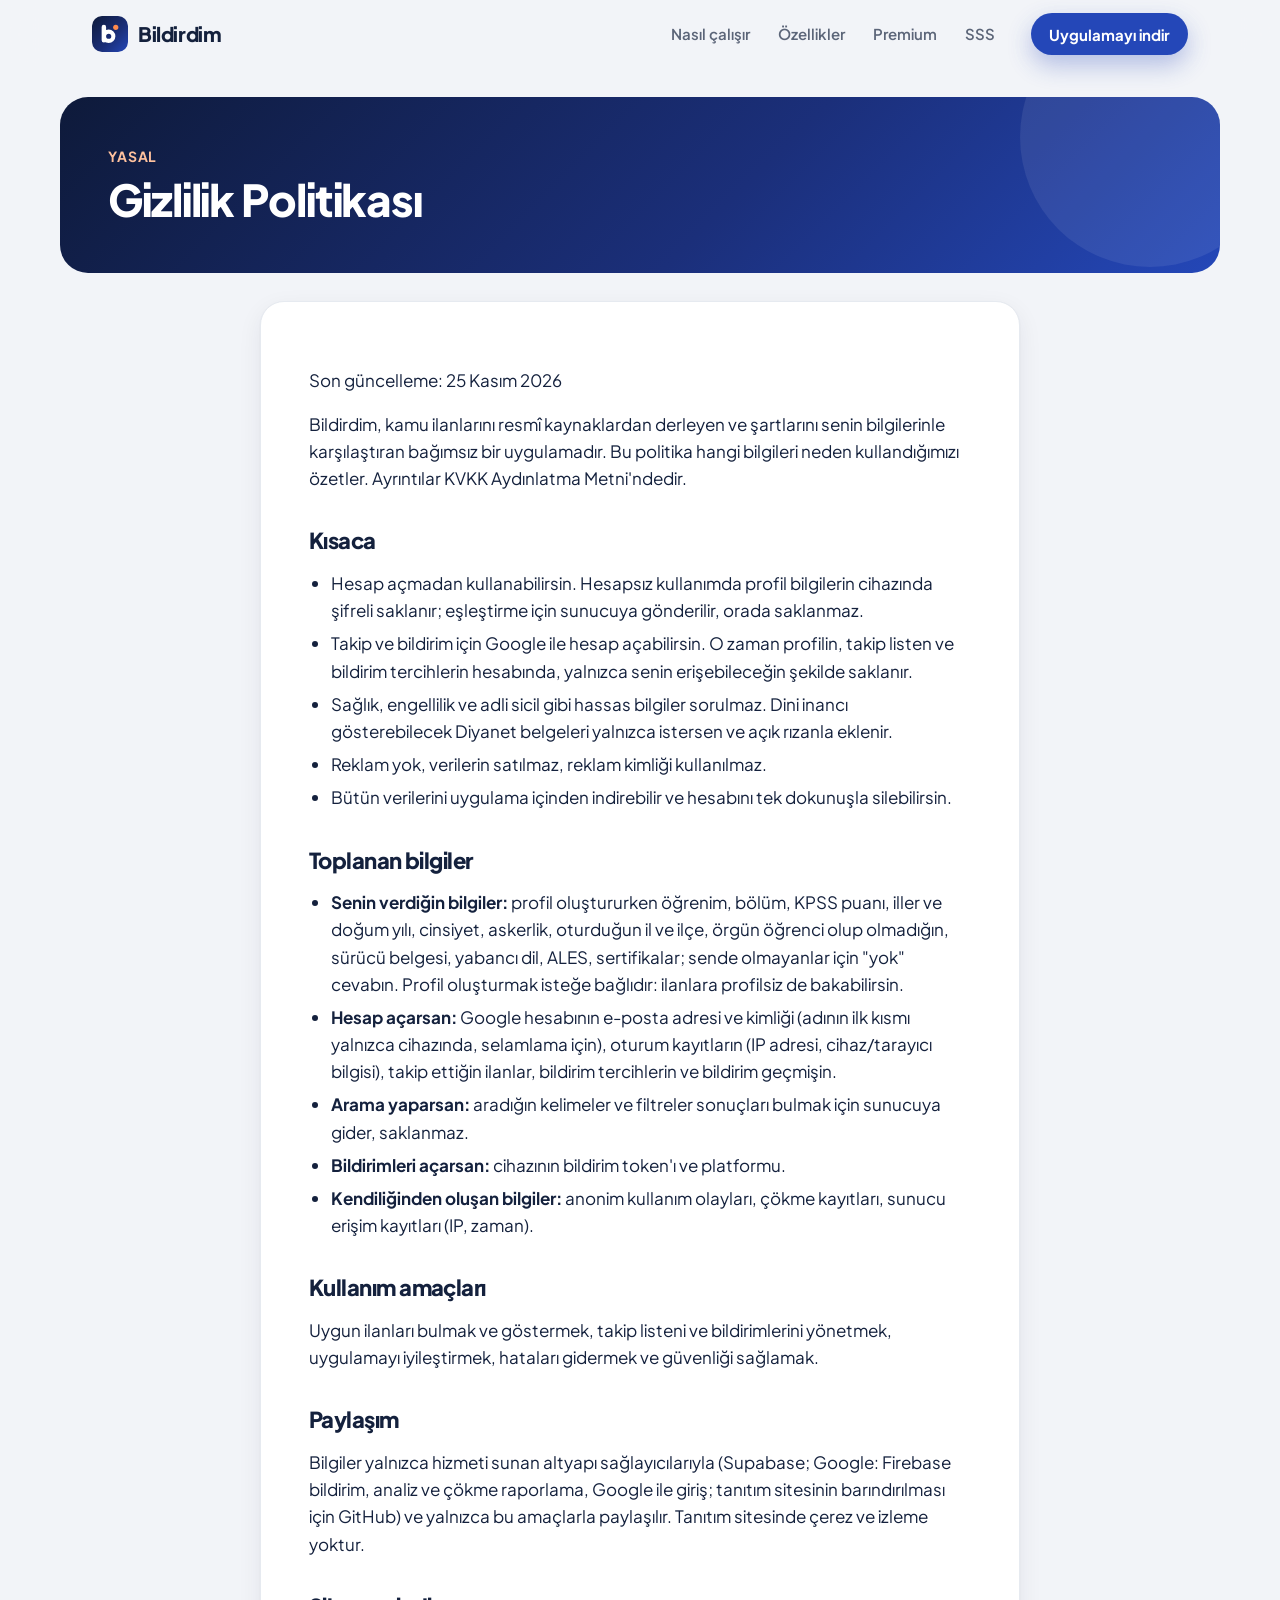
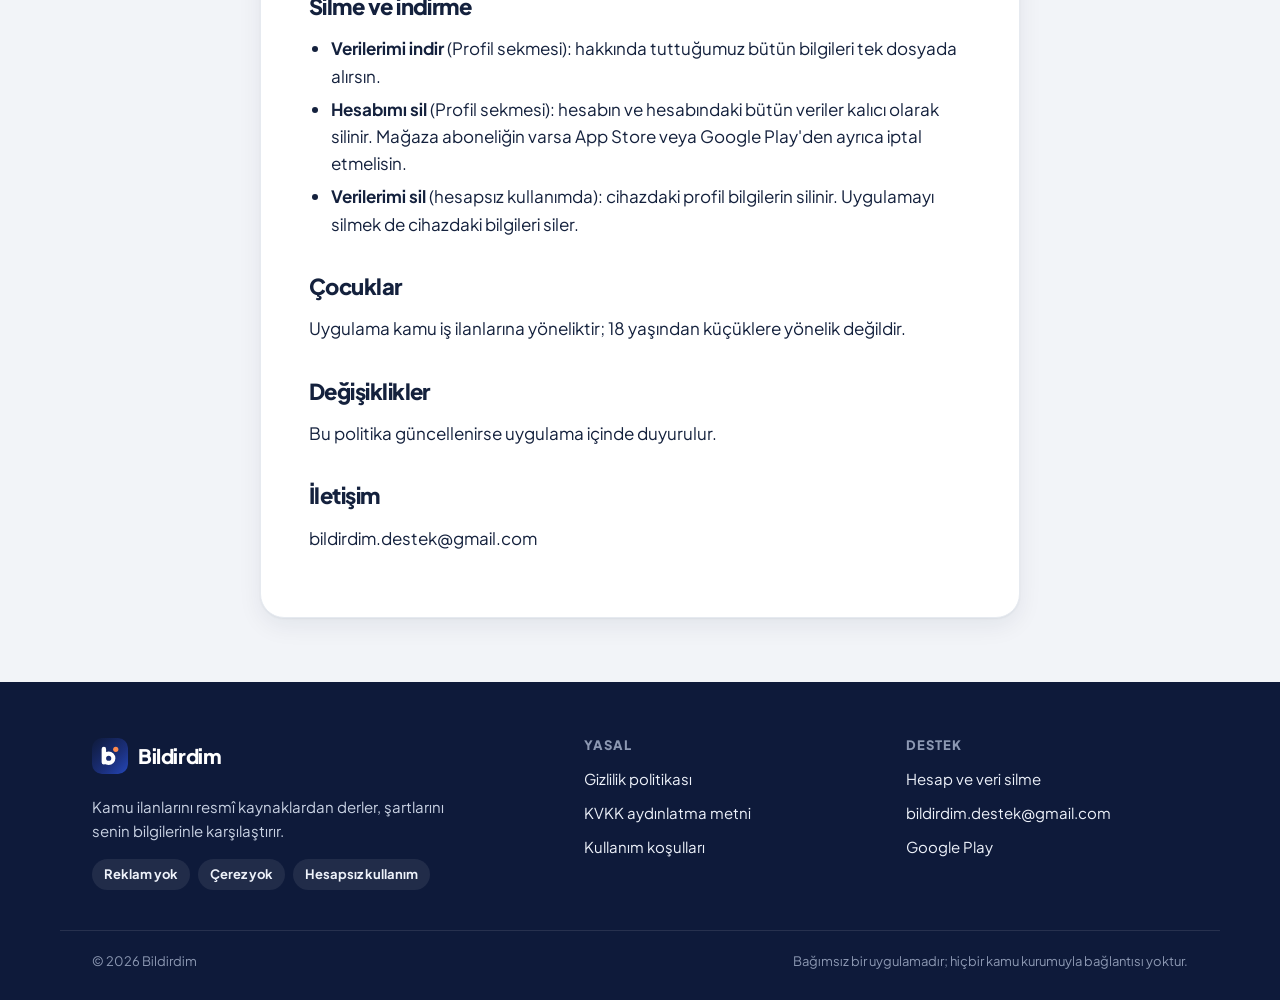
<file: gizlilik.html>
<!doctype html>
<html lang="tr">
<head>
<meta charset="utf-8">
<meta name="viewport" content="width=device-width, initial-scale=1">
<title>Gizlilik Politikası · Bildirdim</title>
<meta name="description" content="Gizlilik Politikası">
<meta name="theme-color" content="#14213D">
<link rel="icon" href="favicon.svg" type="image/svg+xml">
<link rel="apple-touch-icon" href="apple-touch-icon.png">
<link rel="stylesheet" href="stil.css">
</head>
<body>

<header class="ust-serit">
  <div class="ic ust-ic">
    <a class="marka" href="index.html"><img src="favicon.svg" alt="" width="36" height="36">Bildirdim</a>
    <nav class="ust-baglantilar" aria-label="Bölümler">
      <a href="index.html#nasil">Nasıl çalışır</a>
      <a href="index.html#uygunluk">Özellikler</a>
      <a href="index.html#premium">Premium</a>
      <a href="index.html#sss">SSS</a>
    </nav>
    <a class="dugme dugme-ana dugme-kucuk" href="https://play.google.com/store/apps/details?id=tr.com.bildirdim" rel="noopener">Uygulamayı indir</a>
  </div>
</header>

<main>
<div class="ic metin-sayfa"><header class="metin-baslik"><p>Yasal</p><h1>Gizlilik Politikası</h1></header><article class="metin"><h1>Gizlilik Politikası</h1>
<p>Son güncelleme: 25 Kasım 2026</p>
<p>Bildirdim, kamu ilanlarını resmî kaynaklardan derleyen ve şartlarını senin bilgilerinle karşılaştıran bağımsız bir uygulamadır. Bu politika hangi bilgileri neden kullandığımızı özetler. Ayrıntılar KVKK Aydınlatma Metni'ndedir.</p>
<h2>Kısaca</h2>
<ul>
<li>Hesap açmadan kullanabilirsin. Hesapsız kullanımda profil bilgilerin cihazında şifreli saklanır; eşleştirme için sunucuya gönderilir, orada saklanmaz.</li>
<li>Takip ve bildirim için Google ile hesap açabilirsin. O zaman profilin, takip listen ve bildirim tercihlerin hesabında, yalnızca senin erişebileceğin şekilde saklanır.</li>
<li>Sağlık, engellilik ve adli sicil gibi hassas bilgiler sorulmaz. Dini inancı gösterebilecek Diyanet belgeleri yalnızca istersen ve açık rızanla eklenir.</li>
<li>Reklam yok, verilerin satılmaz, reklam kimliği kullanılmaz.</li>
<li>Bütün verilerini uygulama içinden indirebilir ve hesabını tek dokunuşla silebilirsin.</li>
</ul>
<h2>Toplanan bilgiler</h2>
<ul>
<li><strong>Senin verdiğin bilgiler:</strong> profil oluştururken öğrenim, bölüm, KPSS puanı, iller ve doğum yılı, cinsiyet, askerlik, oturduğun il ve ilçe, örgün öğrenci olup olmadığın, sürücü belgesi, yabancı dil, ALES, sertifikalar; sende olmayanlar için "yok" cevabın. Profil oluşturmak isteğe bağlıdır: ilanlara profilsiz de bakabilirsin.</li>
<li><strong>Hesap açarsan:</strong> Google hesabının e-posta adresi ve kimliği (adının ilk kısmı yalnızca cihazında, selamlama için), oturum kayıtların (IP adresi, cihaz/tarayıcı bilgisi), takip ettiğin ilanlar, bildirim tercihlerin ve bildirim geçmişin.</li>
<li><strong>Arama yaparsan:</strong> aradığın kelimeler ve filtreler sonuçları bulmak için sunucuya gider, saklanmaz.</li>
<li><strong>Bildirimleri açarsan:</strong> cihazının bildirim token'ı ve platformu.</li>
<li><strong>Kendiliğinden oluşan bilgiler:</strong> anonim kullanım olayları, çökme kayıtları, sunucu erişim kayıtları (IP, zaman).</li>
</ul>
<h2>Kullanım amaçları</h2>
<p>Uygun ilanları bulmak ve göstermek, takip listeni ve bildirimlerini yönetmek, uygulamayı iyileştirmek, hataları gidermek ve güvenliği sağlamak.</p>
<h2>Paylaşım</h2>
<p>Bilgiler yalnızca hizmeti sunan altyapı sağlayıcılarıyla (Supabase; Google: Firebase bildirim, analiz ve çökme raporlama, Google ile giriş; tanıtım sitesinin barındırılması için GitHub) ve yalnızca bu amaçlarla paylaşılır. Tanıtım sitesinde çerez ve izleme yoktur.</p>
<h2>Silme ve indirme</h2>
<ul>
<li><strong>Verilerimi indir</strong> (Profil sekmesi): hakkında tuttuğumuz bütün bilgileri tek dosyada alırsın.</li>
<li><strong>Hesabımı sil</strong> (Profil sekmesi): hesabın ve hesabındaki bütün veriler kalıcı olarak silinir. Mağaza aboneliğin varsa App Store veya Google Play'den ayrıca iptal etmelisin.</li>
<li><strong>Verilerimi sil</strong> (hesapsız kullanımda): cihazdaki profil bilgilerin silinir. Uygulamayı silmek de cihazdaki bilgileri siler.</li>
</ul>
<h2>Çocuklar</h2>
<p>Uygulama kamu iş ilanlarına yöneliktir; 18 yaşından küçüklere yönelik değildir.</p>
<h2>Değişiklikler</h2>
<p>Bu politika güncellenirse uygulama içinde duyurulur.</p>
<h2>İletişim</h2>
<p>bildirdim.destek@gmail.com</p></article></div>
</main>

<footer class="alt-bilgi">
  <div class="ic alt-ic">
    <div class="alt-marka">
      <a class="marka" href="index.html"><img src="favicon.svg" alt="" width="36" height="36">Bildirdim</a>
      <p>Kamu ilanlarını resmî kaynaklardan derler, şartlarını senin bilgilerinle karşılaştırır.</p>
      <ul class="alt-cipler" aria-label="İlkelerimiz"><li>Reklam yok</li><li>Çerez yok</li><li>Hesapsız kullanım</li></ul>
    </div>
    <nav class="alt-sutun" aria-label="Yasal">
      <h2>Yasal</h2>
      <a href="gizlilik.html">Gizlilik politikası</a>
      <a href="kvkk-aydinlatma.html">KVKK aydınlatma metni</a>
      <a href="kullanim-kosullari.html">Kullanım koşulları</a>
    </nav>
    <nav class="alt-sutun" aria-label="Destek">
      <h2>Destek</h2>
      <a href="hesap-silme.html">Hesap ve veri silme</a>
      <a href="mailto:bildirdim.destek@gmail.com">bildirdim.destek@gmail.com</a>
      <a href="https://play.google.com/store/apps/details?id=tr.com.bildirdim" rel="noopener">Google Play</a>
    </nav>
  </div>
  <div class="ic alt-satir">
    <p>© 2026 Bildirdim</p>
    <p>Bağımsız bir uygulamadır; hiçbir kamu kurumuyla bağlantısı yoktur.</p>
  </div>
</footer>

</body>
</html>
</file>
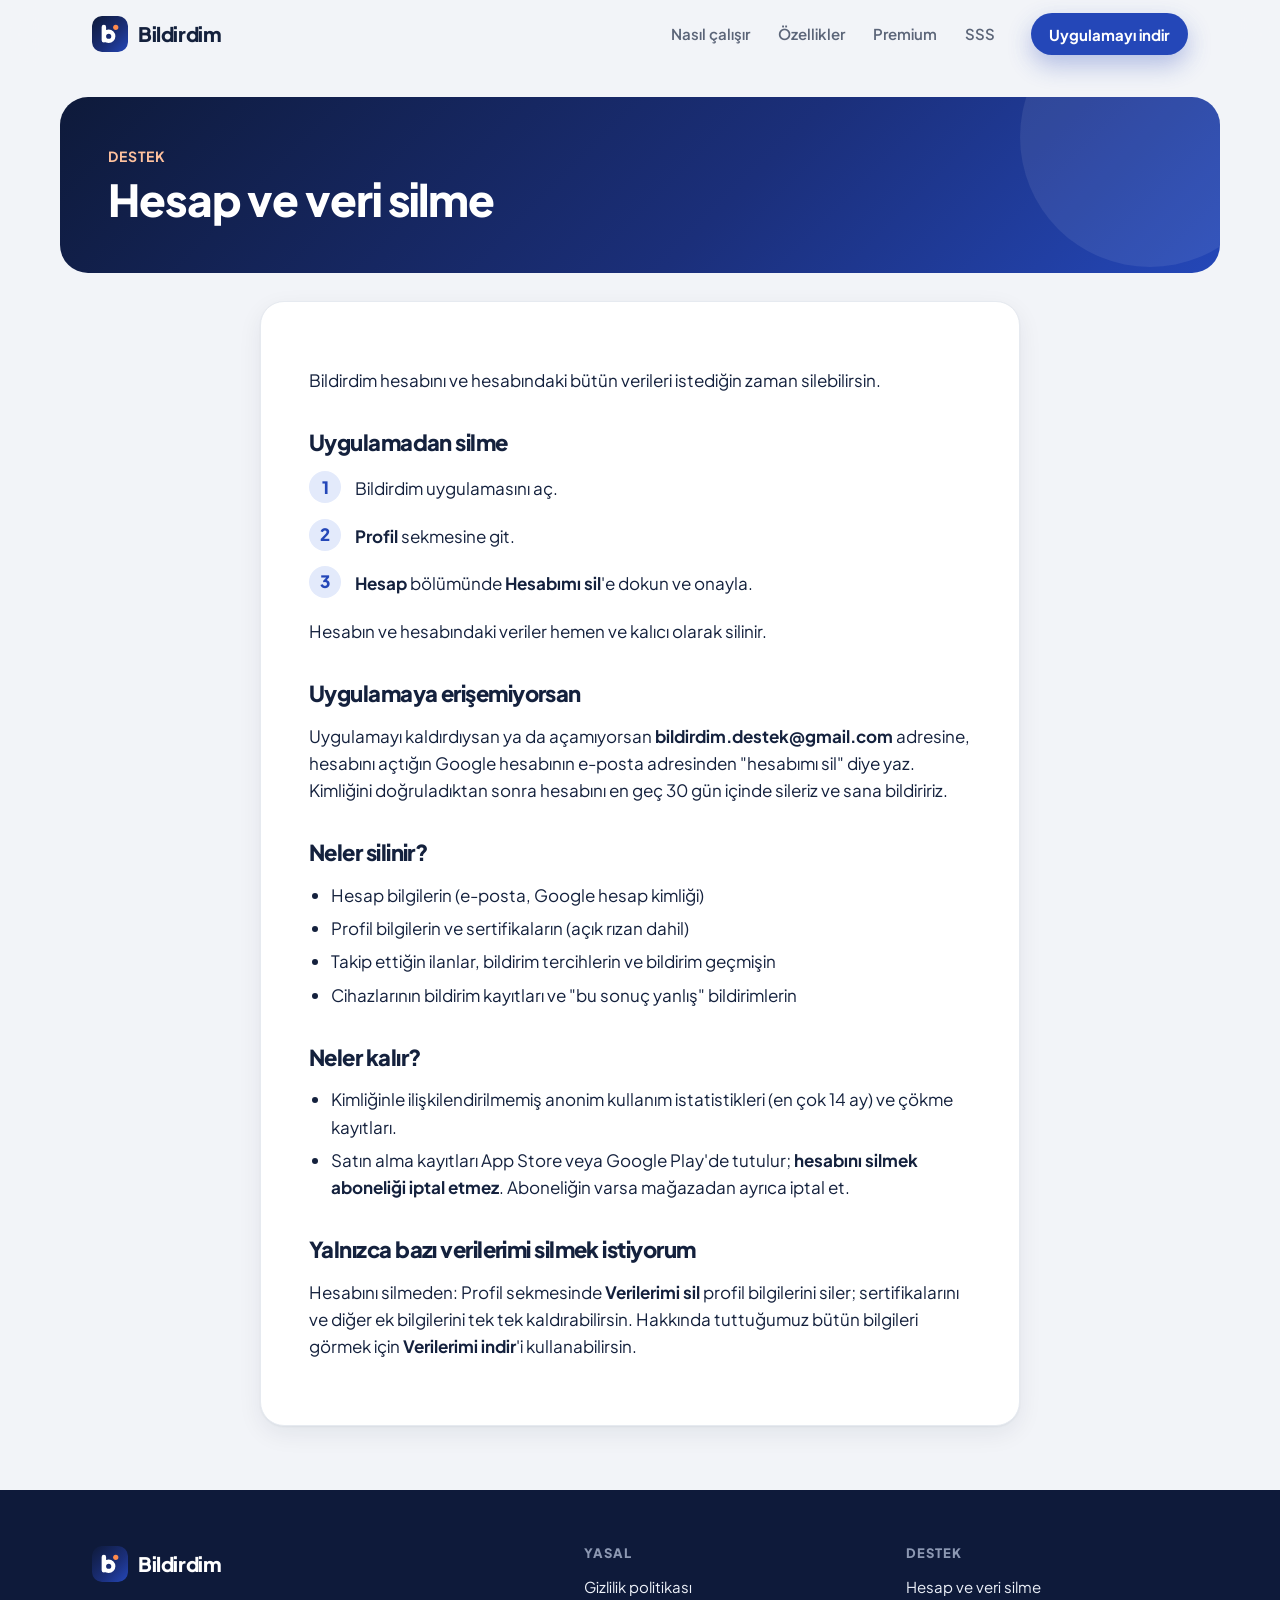
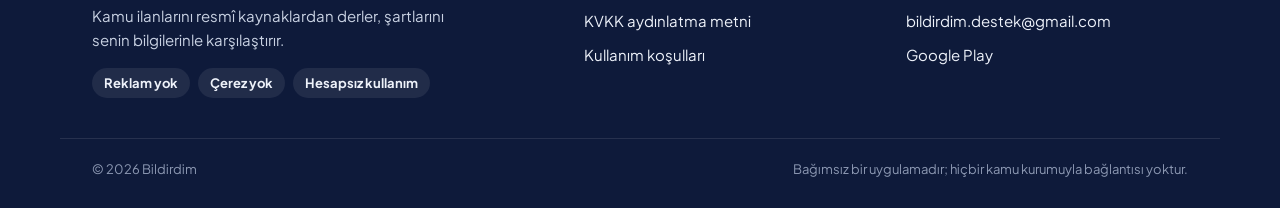
<file: hesap-silme.html>
<!doctype html>
<html lang="tr">
<head>
<meta charset="utf-8">
<meta name="viewport" content="width=device-width, initial-scale=1">
<title>Hesap ve veri silme · Bildirdim</title>
<meta name="description" content="Bildirdim hesabını ve hesabındaki bütün verileri nasıl silebileceğin.">
<meta name="theme-color" content="#14213D">
<link rel="icon" href="favicon.svg" type="image/svg+xml">
<link rel="apple-touch-icon" href="apple-touch-icon.png">
<link rel="stylesheet" href="stil.css">
</head>
<body>

<header class="ust-serit">
  <div class="ic ust-ic">
    <a class="marka" href="index.html"><img src="favicon.svg" alt="" width="36" height="36">Bildirdim</a>
    <nav class="ust-baglantilar" aria-label="Bölümler">
      <a href="index.html#nasil">Nasıl çalışır</a>
      <a href="index.html#uygunluk">Özellikler</a>
      <a href="index.html#premium">Premium</a>
      <a href="index.html#sss">SSS</a>
    </nav>
    <a class="dugme dugme-ana dugme-kucuk" href="https://play.google.com/store/apps/details?id=tr.com.bildirdim" rel="noopener">Uygulamayı indir</a>
  </div>
</header>

<main>
<div class="ic metin-sayfa"><header class="metin-baslik"><p>Destek</p><h1>Hesap ve veri silme</h1></header><article class="metin">
<h1>Hesap ve veri silme</h1>
<p>Bildirdim hesabını ve hesabındaki bütün verileri istediğin zaman silebilirsin.</p>

<h2>Uygulamadan silme</h2>
<ol class="adimlar">
  <li>Bildirdim uygulamasını aç.</li>
  <li><strong>Profil</strong> sekmesine git.</li>
  <li><strong>Hesap</strong> bölümünde <strong>Hesabımı sil</strong>'e dokun ve onayla.</li>
</ol>
<p>Hesabın ve hesabındaki veriler hemen ve kalıcı olarak silinir.</p>

<h2>Uygulamaya erişemiyorsan</h2>
<p>Uygulamayı kaldırdıysan ya da açamıyorsan <strong>bildirdim.destek@gmail.com</strong> adresine, hesabını açtığın Google hesabının e-posta adresinden "hesabımı sil" diye yaz. Kimliğini doğruladıktan sonra hesabını en geç 30 gün içinde sileriz ve sana bildiririz.</p>

<h2>Neler silinir?</h2>
<ul>
  <li>Hesap bilgilerin (e-posta, Google hesap kimliği)</li>
  <li>Profil bilgilerin ve sertifikaların (açık rızan dahil)</li>
  <li>Takip ettiğin ilanlar, bildirim tercihlerin ve bildirim geçmişin</li>
  <li>Cihazlarının bildirim kayıtları ve "bu sonuç yanlış" bildirimlerin</li>
</ul>

<h2>Neler kalır?</h2>
<ul>
  <li>Kimliğinle ilişkilendirilmemiş anonim kullanım istatistikleri (en çok 14 ay) ve çökme kayıtları.</li>
  <li>Satın alma kayıtları App Store veya Google Play'de tutulur; <strong>hesabını silmek aboneliği iptal etmez</strong>. Aboneliğin varsa mağazadan ayrıca iptal et.</li>
</ul>

<h2>Yalnızca bazı verilerimi silmek istiyorum</h2>
<p>Hesabını silmeden: Profil sekmesinde <strong>Verilerimi sil</strong> profil bilgilerini siler; sertifikalarını ve diğer ek bilgilerini tek tek kaldırabilirsin. Hakkında tuttuğumuz bütün bilgileri görmek için <strong>Verilerimi indir</strong>'i kullanabilirsin.</p>
</article>
</div>
</main>

<footer class="alt-bilgi">
  <div class="ic alt-ic">
    <div class="alt-marka">
      <a class="marka" href="index.html"><img src="favicon.svg" alt="" width="36" height="36">Bildirdim</a>
      <p>Kamu ilanlarını resmî kaynaklardan derler, şartlarını senin bilgilerinle karşılaştırır.</p>
      <ul class="alt-cipler" aria-label="İlkelerimiz"><li>Reklam yok</li><li>Çerez yok</li><li>Hesapsız kullanım</li></ul>
    </div>
    <nav class="alt-sutun" aria-label="Yasal">
      <h2>Yasal</h2>
      <a href="gizlilik.html">Gizlilik politikası</a>
      <a href="kvkk-aydinlatma.html">KVKK aydınlatma metni</a>
      <a href="kullanim-kosullari.html">Kullanım koşulları</a>
    </nav>
    <nav class="alt-sutun" aria-label="Destek">
      <h2>Destek</h2>
      <a href="hesap-silme.html">Hesap ve veri silme</a>
      <a href="mailto:bildirdim.destek@gmail.com">bildirdim.destek@gmail.com</a>
      <a href="https://play.google.com/store/apps/details?id=tr.com.bildirdim" rel="noopener">Google Play</a>
    </nav>
  </div>
  <div class="ic alt-satir">
    <p>© 2026 Bildirdim</p>
    <p>Bağımsız bir uygulamadır; hiçbir kamu kurumuyla bağlantısı yoktur.</p>
  </div>
</footer>

</body>
</html>
</file>
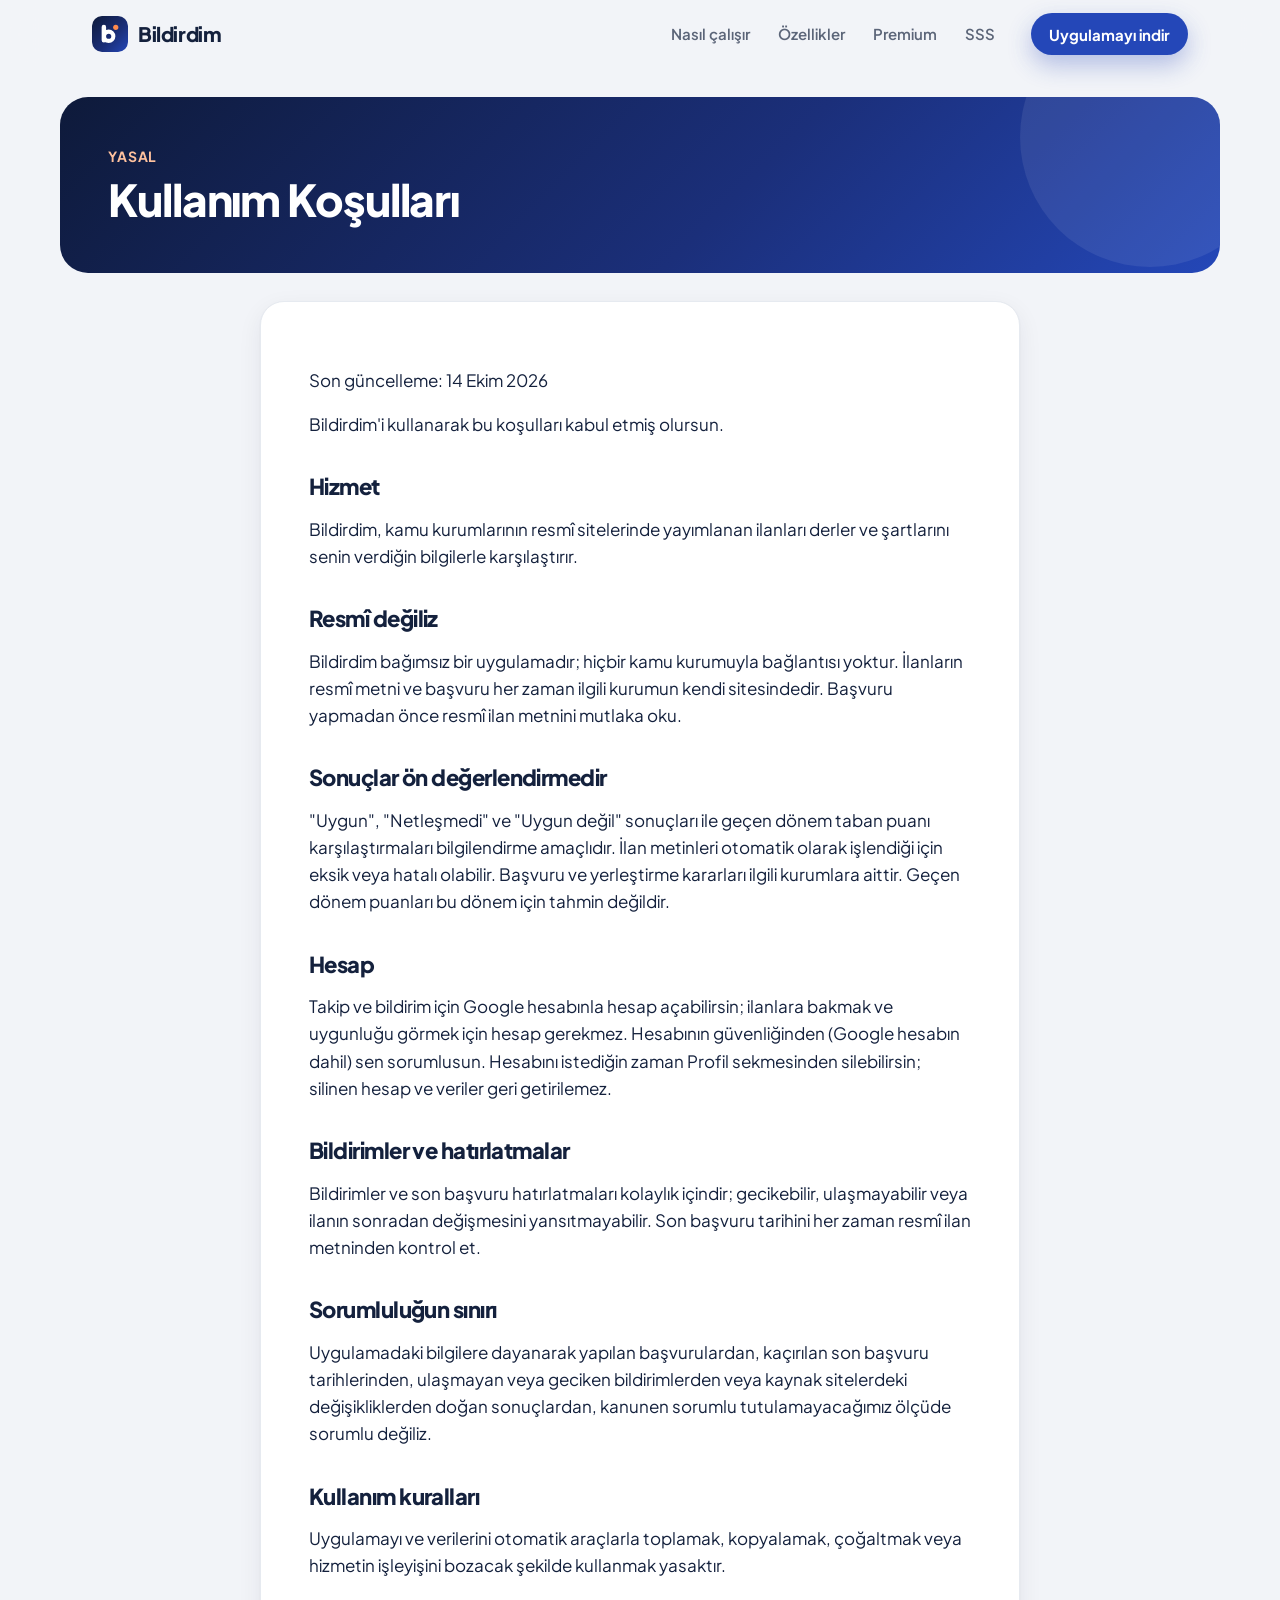
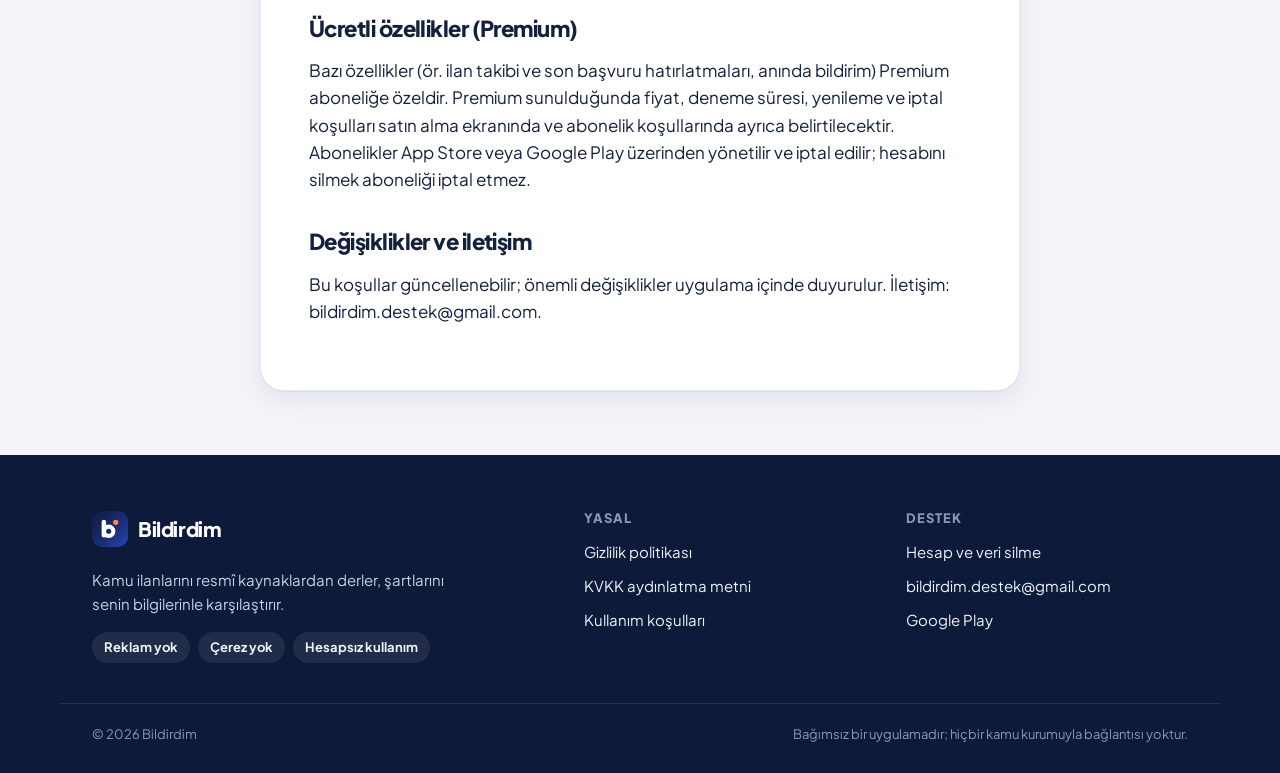
<file: kullanim-kosullari.html>
<!doctype html>
<html lang="tr">
<head>
<meta charset="utf-8">
<meta name="viewport" content="width=device-width, initial-scale=1">
<title>Kullanım Koşulları · Bildirdim</title>
<meta name="description" content="Kullanım Koşulları">
<meta name="theme-color" content="#14213D">
<link rel="icon" href="favicon.svg" type="image/svg+xml">
<link rel="apple-touch-icon" href="apple-touch-icon.png">
<link rel="stylesheet" href="stil.css">
</head>
<body>

<header class="ust-serit">
  <div class="ic ust-ic">
    <a class="marka" href="index.html"><img src="favicon.svg" alt="" width="36" height="36">Bildirdim</a>
    <nav class="ust-baglantilar" aria-label="Bölümler">
      <a href="index.html#nasil">Nasıl çalışır</a>
      <a href="index.html#uygunluk">Özellikler</a>
      <a href="index.html#premium">Premium</a>
      <a href="index.html#sss">SSS</a>
    </nav>
    <a class="dugme dugme-ana dugme-kucuk" href="https://play.google.com/store/apps/details?id=tr.com.bildirdim" rel="noopener">Uygulamayı indir</a>
  </div>
</header>

<main>
<div class="ic metin-sayfa"><header class="metin-baslik"><p>Yasal</p><h1>Kullanım Koşulları</h1></header><article class="metin"><h1>Kullanım Koşulları</h1>
<p>Son güncelleme: 14 Ekim 2026</p>
<p>Bildirdim'i kullanarak bu koşulları kabul etmiş olursun.</p>
<h2>Hizmet</h2>
<p>Bildirdim, kamu kurumlarının resmî sitelerinde yayımlanan ilanları derler ve şartlarını senin verdiğin bilgilerle karşılaştırır.</p>
<h2>Resmî değiliz</h2>
<p>Bildirdim bağımsız bir uygulamadır; hiçbir kamu kurumuyla bağlantısı yoktur. İlanların resmî metni ve başvuru her zaman ilgili kurumun kendi sitesindedir. Başvuru yapmadan önce resmî ilan metnini mutlaka oku.</p>
<h2>Sonuçlar ön değerlendirmedir</h2>
<p>"Uygun", "Netleşmedi" ve "Uygun değil" sonuçları ile geçen dönem taban puanı karşılaştırmaları bilgilendirme amaçlıdır. İlan metinleri otomatik olarak işlendiği için eksik veya hatalı olabilir. Başvuru ve yerleştirme kararları ilgili kurumlara aittir. Geçen dönem puanları bu dönem için tahmin değildir.</p>
<h2>Hesap</h2>
<p>Takip ve bildirim için Google hesabınla hesap açabilirsin; ilanlara bakmak ve uygunluğu görmek için hesap gerekmez. Hesabının güvenliğinden (Google hesabın dahil) sen sorumlusun. Hesabını istediğin zaman Profil sekmesinden silebilirsin; silinen hesap ve veriler geri getirilemez.</p>
<h2>Bildirimler ve hatırlatmalar</h2>
<p>Bildirimler ve son başvuru hatırlatmaları kolaylık içindir; gecikebilir, ulaşmayabilir veya ilanın sonradan değişmesini yansıtmayabilir. Son başvuru tarihini her zaman resmî ilan metninden kontrol et.</p>
<h2>Sorumluluğun sınırı</h2>
<p>Uygulamadaki bilgilere dayanarak yapılan başvurulardan, kaçırılan son başvuru tarihlerinden, ulaşmayan veya geciken bildirimlerden veya kaynak sitelerdeki değişikliklerden doğan sonuçlardan, kanunen sorumlu tutulamayacağımız ölçüde sorumlu değiliz.</p>
<h2>Kullanım kuralları</h2>
<p>Uygulamayı ve verilerini otomatik araçlarla toplamak, kopyalamak, çoğaltmak veya hizmetin işleyişini bozacak şekilde kullanmak yasaktır.</p>
<h2>Ücretli özellikler (Premium)</h2>
<p>Bazı özellikler (ör. ilan takibi ve son başvuru hatırlatmaları, anında bildirim) Premium aboneliğe özeldir. Premium sunulduğunda fiyat, deneme süresi, yenileme ve iptal koşulları satın alma ekranında ve abonelik koşullarında ayrıca belirtilecektir. Abonelikler App Store veya Google Play üzerinden yönetilir ve iptal edilir; hesabını silmek aboneliği iptal etmez.</p>
<h2>Değişiklikler ve iletişim</h2>
<p>Bu koşullar güncellenebilir; önemli değişiklikler uygulama içinde duyurulur. İletişim: bildirdim.destek@gmail.com.</p></article></div>
</main>

<footer class="alt-bilgi">
  <div class="ic alt-ic">
    <div class="alt-marka">
      <a class="marka" href="index.html"><img src="favicon.svg" alt="" width="36" height="36">Bildirdim</a>
      <p>Kamu ilanlarını resmî kaynaklardan derler, şartlarını senin bilgilerinle karşılaştırır.</p>
      <ul class="alt-cipler" aria-label="İlkelerimiz"><li>Reklam yok</li><li>Çerez yok</li><li>Hesapsız kullanım</li></ul>
    </div>
    <nav class="alt-sutun" aria-label="Yasal">
      <h2>Yasal</h2>
      <a href="gizlilik.html">Gizlilik politikası</a>
      <a href="kvkk-aydinlatma.html">KVKK aydınlatma metni</a>
      <a href="kullanim-kosullari.html">Kullanım koşulları</a>
    </nav>
    <nav class="alt-sutun" aria-label="Destek">
      <h2>Destek</h2>
      <a href="hesap-silme.html">Hesap ve veri silme</a>
      <a href="mailto:bildirdim.destek@gmail.com">bildirdim.destek@gmail.com</a>
      <a href="https://play.google.com/store/apps/details?id=tr.com.bildirdim" rel="noopener">Google Play</a>
    </nav>
  </div>
  <div class="ic alt-satir">
    <p>© 2026 Bildirdim</p>
    <p>Bağımsız bir uygulamadır; hiçbir kamu kurumuyla bağlantısı yoktur.</p>
  </div>
</footer>

</body>
</html>
</file>
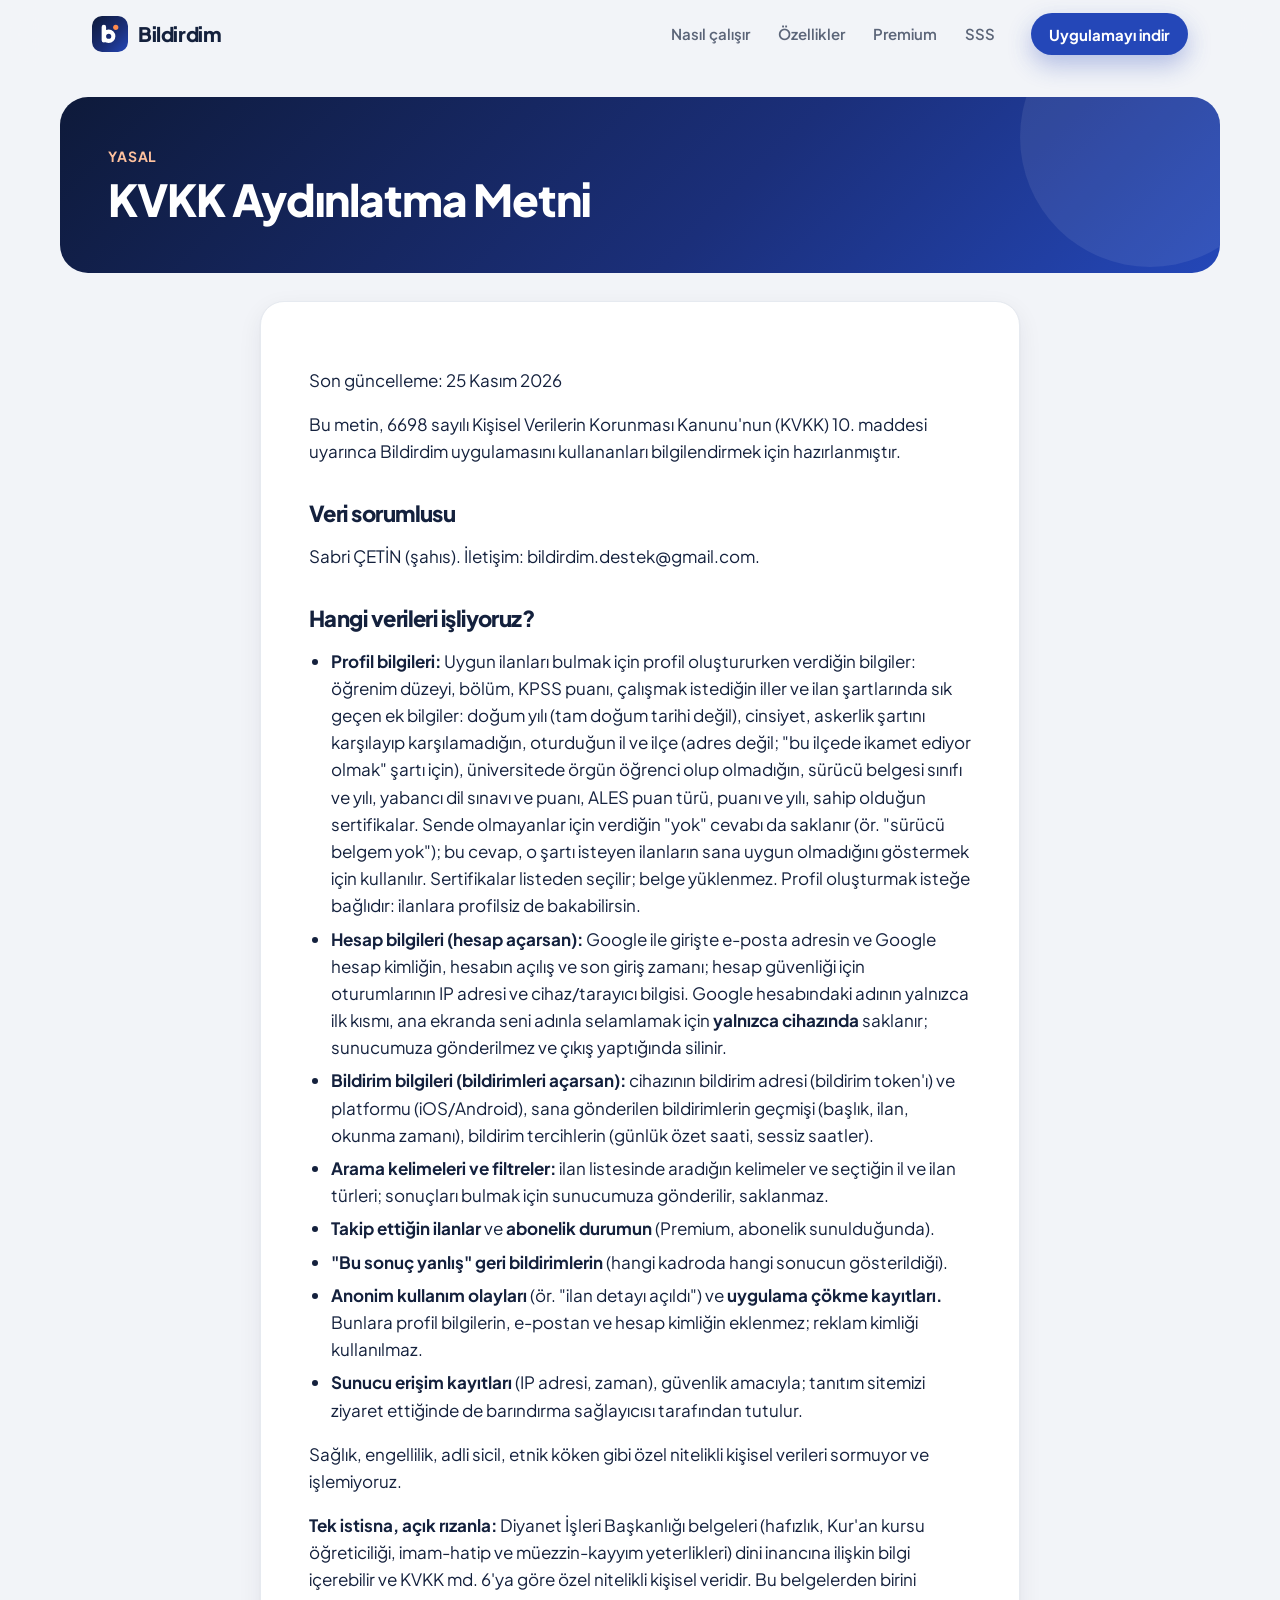
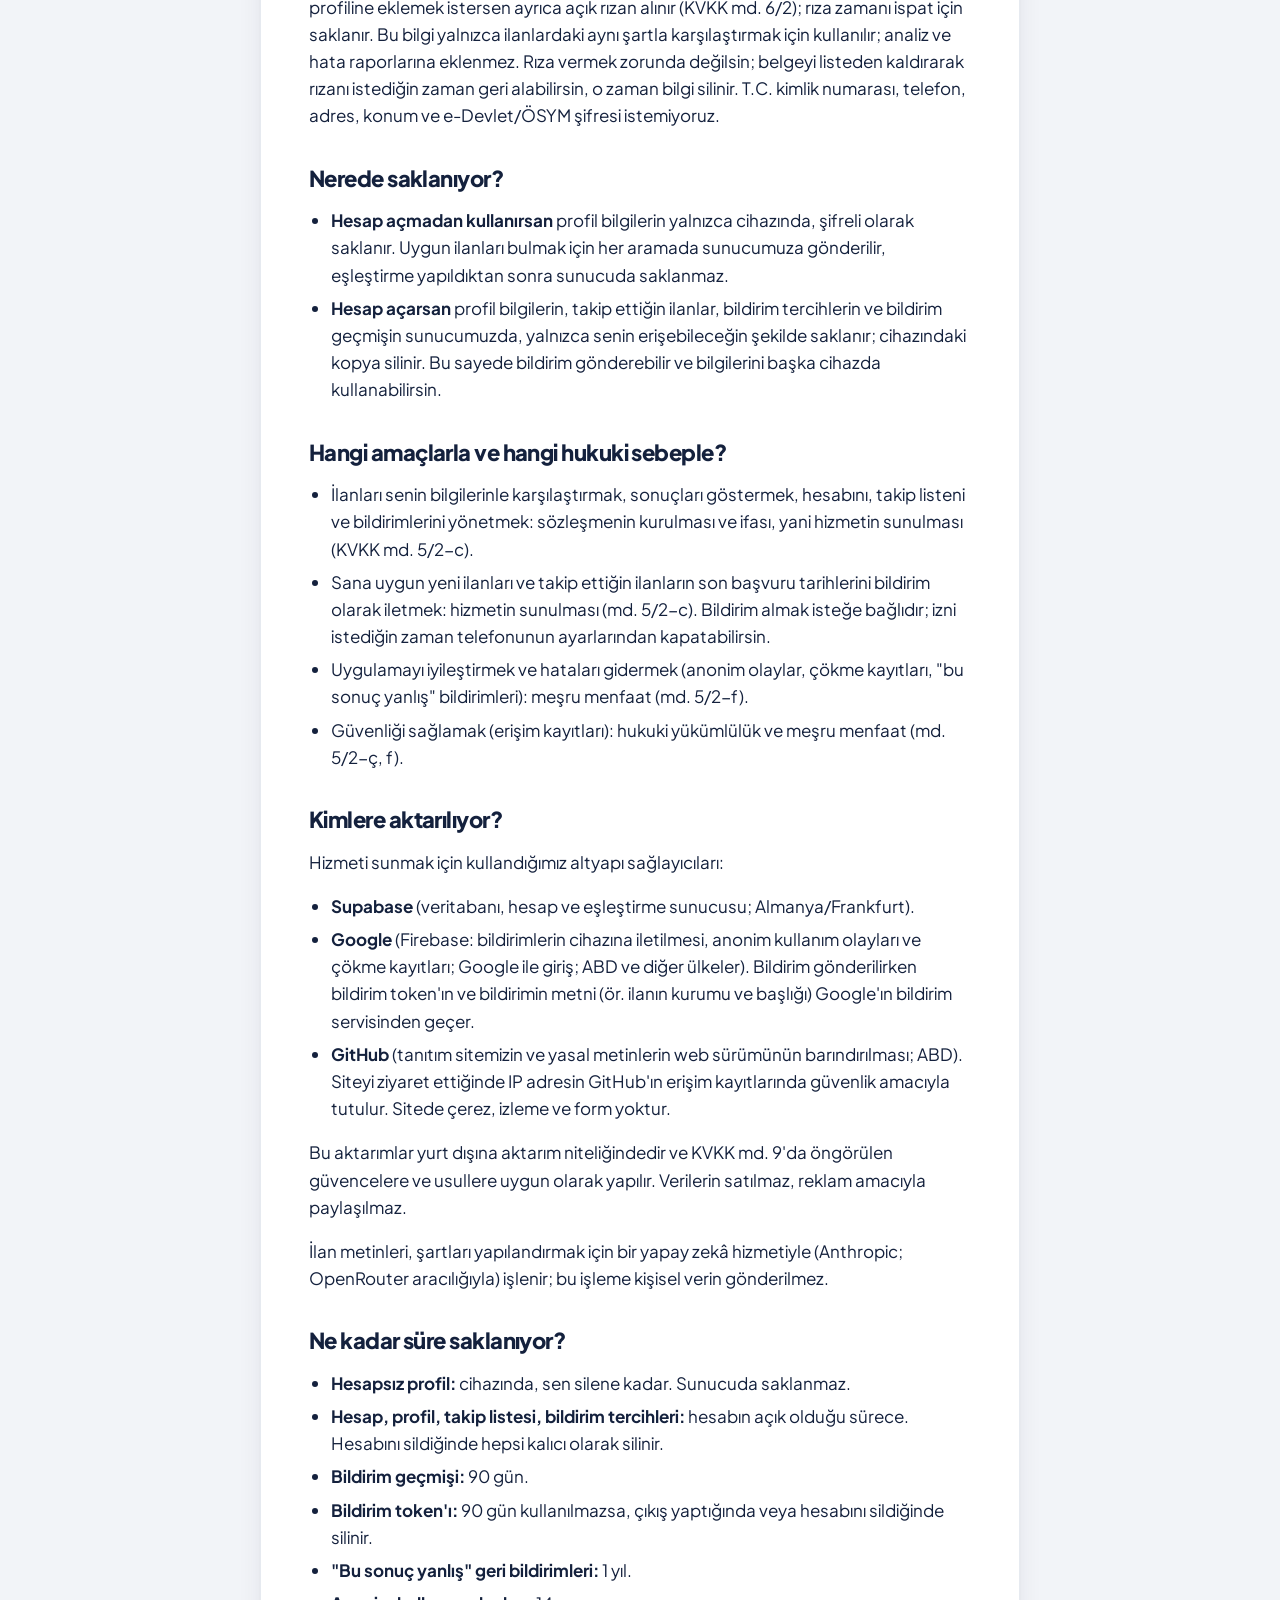
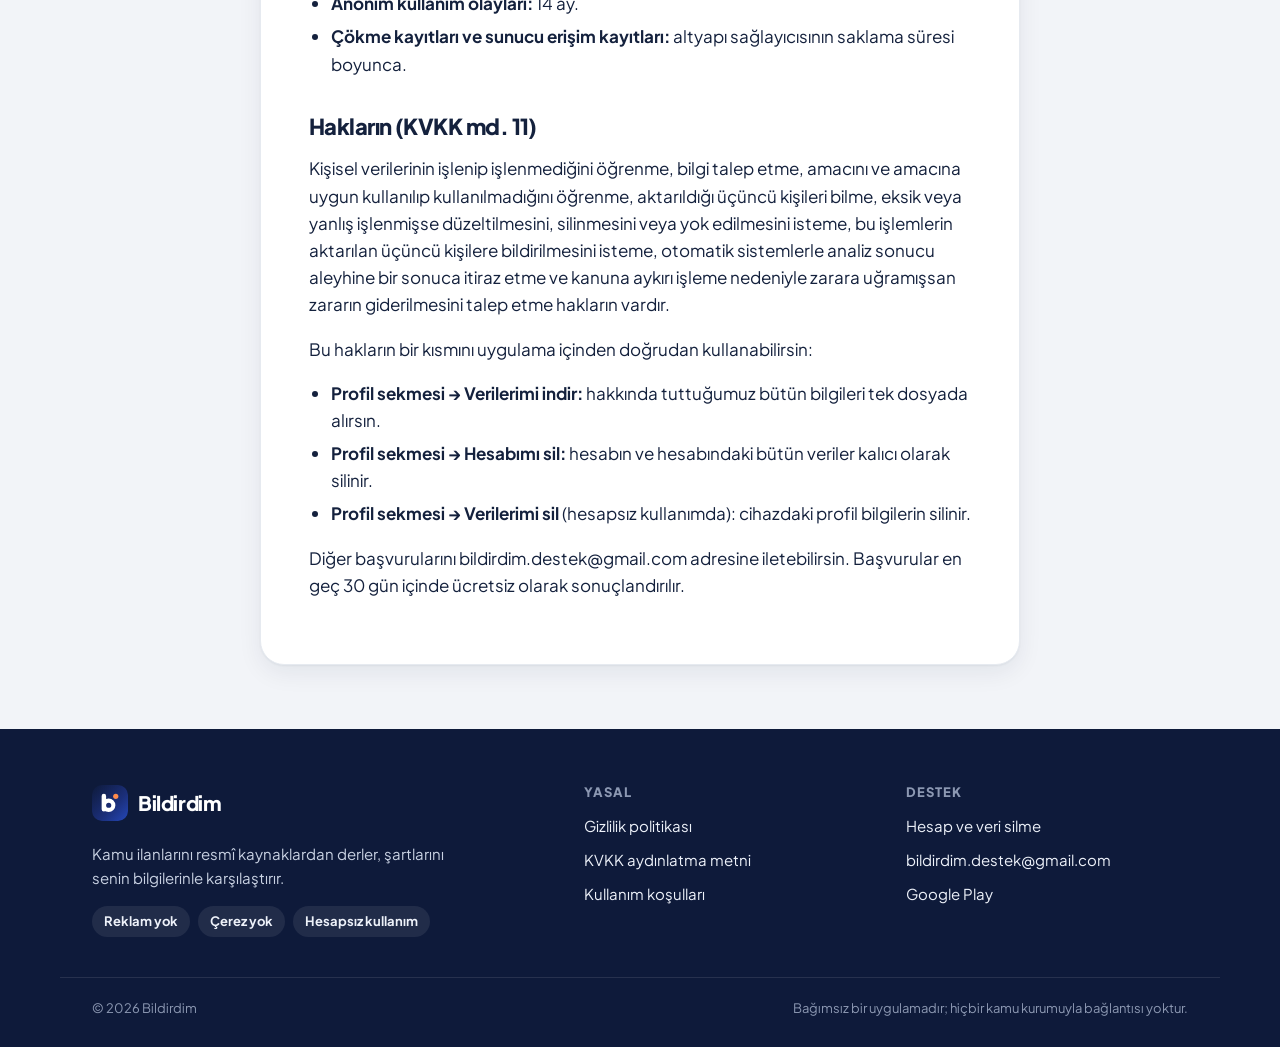
<file: kvkk-aydinlatma.html>
<!doctype html>
<html lang="tr">
<head>
<meta charset="utf-8">
<meta name="viewport" content="width=device-width, initial-scale=1">
<title>KVKK Aydınlatma Metni · Bildirdim</title>
<meta name="description" content="KVKK Aydınlatma Metni">
<meta name="theme-color" content="#14213D">
<link rel="icon" href="favicon.svg" type="image/svg+xml">
<link rel="apple-touch-icon" href="apple-touch-icon.png">
<link rel="stylesheet" href="stil.css">
</head>
<body>

<header class="ust-serit">
  <div class="ic ust-ic">
    <a class="marka" href="index.html"><img src="favicon.svg" alt="" width="36" height="36">Bildirdim</a>
    <nav class="ust-baglantilar" aria-label="Bölümler">
      <a href="index.html#nasil">Nasıl çalışır</a>
      <a href="index.html#uygunluk">Özellikler</a>
      <a href="index.html#premium">Premium</a>
      <a href="index.html#sss">SSS</a>
    </nav>
    <a class="dugme dugme-ana dugme-kucuk" href="https://play.google.com/store/apps/details?id=tr.com.bildirdim" rel="noopener">Uygulamayı indir</a>
  </div>
</header>

<main>
<div class="ic metin-sayfa"><header class="metin-baslik"><p>Yasal</p><h1>KVKK Aydınlatma Metni</h1></header><article class="metin"><h1>KVKK Aydınlatma Metni</h1>
<p>Son güncelleme: 25 Kasım 2026</p>
<p>Bu metin, 6698 sayılı Kişisel Verilerin Korunması Kanunu'nun (KVKK) 10. maddesi uyarınca Bildirdim uygulamasını kullananları bilgilendirmek için hazırlanmıştır.</p>
<h2>Veri sorumlusu</h2>
<p>Sabri ÇETİN (şahıs). İletişim: bildirdim.destek@gmail.com.</p>
<h2>Hangi verileri işliyoruz?</h2>
<ul>
<li><strong>Profil bilgileri:</strong> Uygun ilanları bulmak için profil oluştururken verdiğin bilgiler: öğrenim düzeyi, bölüm, KPSS puanı, çalışmak istediğin iller ve ilan şartlarında sık geçen ek bilgiler: doğum yılı (tam doğum tarihi değil), cinsiyet, askerlik şartını karşılayıp karşılamadığın, oturduğun il ve ilçe (adres değil; "bu ilçede ikamet ediyor olmak" şartı için), üniversitede örgün öğrenci olup olmadığın, sürücü belgesi sınıfı ve yılı, yabancı dil sınavı ve puanı, ALES puan türü, puanı ve yılı, sahip olduğun sertifikalar. Sende olmayanlar için verdiğin "yok" cevabı da saklanır (ör. "sürücü belgem yok"); bu cevap, o şartı isteyen ilanların sana uygun olmadığını göstermek için kullanılır. Sertifikalar listeden seçilir; belge yüklenmez. Profil oluşturmak isteğe bağlıdır: ilanlara profilsiz de bakabilirsin.</li>
<li><strong>Hesap bilgileri (hesap açarsan):</strong> Google ile girişte e-posta adresin ve Google hesap kimliğin, hesabın açılış ve son giriş zamanı; hesap güvenliği için oturumlarının IP adresi ve cihaz/tarayıcı bilgisi. Google hesabındaki adının yalnızca ilk kısmı, ana ekranda seni adınla selamlamak için <strong>yalnızca cihazında</strong> saklanır; sunucumuza gönderilmez ve çıkış yaptığında silinir.</li>
<li><strong>Bildirim bilgileri (bildirimleri açarsan):</strong> cihazının bildirim adresi (bildirim token'ı) ve platformu (iOS/Android), sana gönderilen bildirimlerin geçmişi (başlık, ilan, okunma zamanı), bildirim tercihlerin (günlük özet saati, sessiz saatler).</li>
<li><strong>Arama kelimeleri ve filtreler:</strong> ilan listesinde aradığın kelimeler ve seçtiğin il ve ilan türleri; sonuçları bulmak için sunucumuza gönderilir, saklanmaz.</li>
<li><strong>Takip ettiğin ilanlar</strong> ve <strong>abonelik durumun</strong> (Premium, abonelik sunulduğunda).</li>
<li><strong>"Bu sonuç yanlış" geri bildirimlerin</strong> (hangi kadroda hangi sonucun gösterildiği).</li>
<li><strong>Anonim kullanım olayları</strong> (ör. "ilan detayı açıldı") ve <strong>uygulama çökme kayıtları.</strong> Bunlara profil bilgilerin, e-postan ve hesap kimliğin eklenmez; reklam kimliği kullanılmaz.</li>
<li><strong>Sunucu erişim kayıtları</strong> (IP adresi, zaman), güvenlik amacıyla; tanıtım sitemizi ziyaret ettiğinde de barındırma sağlayıcısı tarafından tutulur.</li>
</ul>
<p>Sağlık, engellilik, adli sicil, etnik köken gibi özel nitelikli kişisel verileri sormuyor ve işlemiyoruz.</p>
<p><strong>Tek istisna, açık rızanla:</strong> Diyanet İşleri Başkanlığı belgeleri (hafızlık, Kur'an kursu öğreticiliği, imam-hatip ve müezzin-kayyım yeterlikleri) dini inancına ilişkin bilgi içerebilir ve KVKK md. 6'ya göre özel nitelikli kişisel veridir. Bu belgelerden birini profiline eklemek istersen ayrıca açık rızan alınır (KVKK md. 6/2); rıza zamanı ispat için saklanır. Bu bilgi yalnızca ilanlardaki aynı şartla karşılaştırmak için kullanılır; analiz ve hata raporlarına eklenmez. Rıza vermek zorunda değilsin; belgeyi listeden kaldırarak rızanı istediğin zaman geri alabilirsin, o zaman bilgi silinir. T.C. kimlik numarası, telefon, adres, konum ve e-Devlet/ÖSYM şifresi istemiyoruz.</p>
<h2>Nerede saklanıyor?</h2>
<ul>
<li><strong>Hesap açmadan kullanırsan</strong> profil bilgilerin yalnızca cihazında, şifreli olarak saklanır. Uygun ilanları bulmak için her aramada sunucumuza gönderilir, eşleştirme yapıldıktan sonra sunucuda saklanmaz.</li>
<li><strong>Hesap açarsan</strong> profil bilgilerin, takip ettiğin ilanlar, bildirim tercihlerin ve bildirim geçmişin sunucumuzda, yalnızca senin erişebileceğin şekilde saklanır; cihazındaki kopya silinir. Bu sayede bildirim gönderebilir ve bilgilerini başka cihazda kullanabilirsin.</li>
</ul>
<h2>Hangi amaçlarla ve hangi hukuki sebeple?</h2>
<ul>
<li>İlanları senin bilgilerinle karşılaştırmak, sonuçları göstermek, hesabını, takip listeni ve bildirimlerini yönetmek: sözleşmenin kurulması ve ifası, yani hizmetin sunulması (KVKK md. 5/2-c).</li>
<li>Sana uygun yeni ilanları ve takip ettiğin ilanların son başvuru tarihlerini bildirim olarak iletmek: hizmetin sunulması (md. 5/2-c). Bildirim almak isteğe bağlıdır; izni istediğin zaman telefonunun ayarlarından kapatabilirsin.</li>
<li>Uygulamayı iyileştirmek ve hataları gidermek (anonim olaylar, çökme kayıtları, "bu sonuç yanlış" bildirimleri): meşru menfaat (md. 5/2-f).</li>
<li>Güvenliği sağlamak (erişim kayıtları): hukuki yükümlülük ve meşru menfaat (md. 5/2-ç, f).</li>
</ul>
<h2>Kimlere aktarılıyor?</h2>
<p>Hizmeti sunmak için kullandığımız altyapı sağlayıcıları:</p>
<ul>
<li><strong>Supabase</strong> (veritabanı, hesap ve eşleştirme sunucusu; Almanya/Frankfurt).</li>
<li><strong>Google</strong> (Firebase: bildirimlerin cihazına iletilmesi, anonim kullanım olayları ve çökme kayıtları; Google ile giriş; ABD ve diğer ülkeler). Bildirim gönderilirken bildirim token'ın ve bildirimin metni (ör. ilanın kurumu ve başlığı) Google'ın bildirim servisinden geçer.</li>
<li><strong>GitHub</strong> (tanıtım sitemizin ve yasal metinlerin web sürümünün barındırılması; ABD). Siteyi ziyaret ettiğinde IP adresin GitHub'ın erişim kayıtlarında güvenlik amacıyla tutulur. Sitede çerez, izleme ve form yoktur.</li>
</ul>
<p>Bu aktarımlar yurt dışına aktarım niteliğindedir ve KVKK md. 9'da öngörülen güvencelere ve usullere uygun olarak yapılır. Verilerin satılmaz, reklam amacıyla paylaşılmaz.</p>
<p>İlan metinleri, şartları yapılandırmak için bir yapay zekâ hizmetiyle (Anthropic; OpenRouter aracılığıyla) işlenir; bu işleme kişisel verin gönderilmez.</p>
<h2>Ne kadar süre saklanıyor?</h2>
<ul>
<li><strong>Hesapsız profil:</strong> cihazında, sen silene kadar. Sunucuda saklanmaz.</li>
<li><strong>Hesap, profil, takip listesi, bildirim tercihleri:</strong> hesabın açık olduğu sürece. Hesabını sildiğinde hepsi kalıcı olarak silinir.</li>
<li><strong>Bildirim geçmişi:</strong> 90 gün.</li>
<li><strong>Bildirim token'ı:</strong> 90 gün kullanılmazsa, çıkış yaptığında veya hesabını sildiğinde silinir.</li>
<li><strong>"Bu sonuç yanlış" geri bildirimleri:</strong> 1 yıl.</li>
<li><strong>Anonim kullanım olayları:</strong> 14 ay.</li>
<li><strong>Çökme kayıtları ve sunucu erişim kayıtları:</strong> altyapı sağlayıcısının saklama süresi boyunca.</li>
</ul>
<h2>Hakların (KVKK md. 11)</h2>
<p>Kişisel verilerinin işlenip işlenmediğini öğrenme, bilgi talep etme, amacını ve amacına uygun kullanılıp kullanılmadığını öğrenme, aktarıldığı üçüncü kişileri bilme, eksik veya yanlış işlenmişse düzeltilmesini, silinmesini veya yok edilmesini isteme, bu işlemlerin aktarılan üçüncü kişilere bildirilmesini isteme, otomatik sistemlerle analiz sonucu aleyhine bir sonuca itiraz etme ve kanuna aykırı işleme nedeniyle zarara uğramışsan zararın giderilmesini talep etme hakların vardır.</p>
<p>Bu hakların bir kısmını uygulama içinden doğrudan kullanabilirsin:</p>
<ul>
<li><strong>Profil sekmesi → Verilerimi indir:</strong> hakkında tuttuğumuz bütün bilgileri tek dosyada alırsın.</li>
<li><strong>Profil sekmesi → Hesabımı sil:</strong> hesabın ve hesabındaki bütün veriler kalıcı olarak silinir.</li>
<li><strong>Profil sekmesi → Verilerimi sil</strong> (hesapsız kullanımda): cihazdaki profil bilgilerin silinir.</li>
</ul>
<p>Diğer başvurularını bildirdim.destek@gmail.com adresine iletebilirsin. Başvurular en geç 30 gün içinde ücretsiz olarak sonuçlandırılır.</p></article></div>
</main>

<footer class="alt-bilgi">
  <div class="ic alt-ic">
    <div class="alt-marka">
      <a class="marka" href="index.html"><img src="favicon.svg" alt="" width="36" height="36">Bildirdim</a>
      <p>Kamu ilanlarını resmî kaynaklardan derler, şartlarını senin bilgilerinle karşılaştırır.</p>
      <ul class="alt-cipler" aria-label="İlkelerimiz"><li>Reklam yok</li><li>Çerez yok</li><li>Hesapsız kullanım</li></ul>
    </div>
    <nav class="alt-sutun" aria-label="Yasal">
      <h2>Yasal</h2>
      <a href="gizlilik.html">Gizlilik politikası</a>
      <a href="kvkk-aydinlatma.html">KVKK aydınlatma metni</a>
      <a href="kullanim-kosullari.html">Kullanım koşulları</a>
    </nav>
    <nav class="alt-sutun" aria-label="Destek">
      <h2>Destek</h2>
      <a href="hesap-silme.html">Hesap ve veri silme</a>
      <a href="mailto:bildirdim.destek@gmail.com">bildirdim.destek@gmail.com</a>
      <a href="https://play.google.com/store/apps/details?id=tr.com.bildirdim" rel="noopener">Google Play</a>
    </nav>
  </div>
  <div class="ic alt-satir">
    <p>© 2026 Bildirdim</p>
    <p>Bağımsız bir uygulamadır; hiçbir kamu kurumuyla bağlantısı yoktur.</p>
  </div>
</footer>

</body>
</html>
</file>
<file: stil.css>
/* Bildirdim sitesi: ortak stil (B+, ADR-0021). Renkler uygulamanın temasıyla aynı (app/lib/shared_ui/tema.dart).
   Yazı tipi sitenin içinde (Plus Jakarta Sans, OFL); dış istek yok. */

@font-face { font-family: "Jakarta"; src: url("font/PlusJakartaSans-Regular.ttf") format("truetype"); font-weight: 400; font-display: swap; }
@font-face { font-family: "Jakarta"; src: url("font/PlusJakartaSans-SemiBold.ttf") format("truetype"); font-weight: 600; font-display: swap; }
@font-face { font-family: "Jakarta"; src: url("font/PlusJakartaSans-Bold.ttf") format("truetype"); font-weight: 700; font-display: swap; }
@font-face { font-family: "Jakarta"; src: url("font/PlusJakartaSans-ExtraBold.ttf") format("truetype"); font-weight: 800; font-display: swap; }

:root {
  color-scheme: light;
  --zemin: #F2F4F8;
  --yuzey: #FFFFFF;
  --murekkep: #14213D;
  --ikincil: #5B6578;
  --ana: #2447B8;
  --ana-zemin: #E3EAFB;
  --ana-koyu: #1F3D99;
  --mercan: #FF8A4C;
  --mercan-yazi: #3A1606;
  --kenar: #E6EAF0;
  --golge: 0 1px 2px rgba(20, 33, 61, .05), 0 8px 24px rgba(20, 33, 61, .07);
  --uygun: #17603A;  --uygun-z: #DDF3E6;
  --belirsiz: #4B3FA0; --belirsiz-z: #ECEAFB;
  --degil: #9A3412;  --degil-z: #FDE4DA;
  --kapak: linear-gradient(135deg, #0E1A3A 0%, #1B2F7A 58%, #2447B8 100%);
  --serit: rgba(242, 244, 248, .78);
  --egri: cubic-bezier(.2, .8, .2, 1);
  --kenar-bosluk: clamp(16px, 4vw, 32px);
}

@media (prefers-color-scheme: dark) {
  :root {
    color-scheme: dark;
    --zemin: #0D1322;
    --yuzey: #172036;
    --murekkep: #EEF2FA;
    --ikincil: #A9B4C8;
    --ana: #8FA8FF;
    --ana-zemin: #1E2C55;
    --ana-koyu: #C9D6FF;
    --kenar: #26304A;
    --golge: 0 1px 2px rgba(0, 0, 0, .3), 0 10px 30px rgba(0, 0, 0, .35);
    --uygun: #8FE3AE;  --uygun-z: #1E3A29;
    --belirsiz: #C3BBFF; --belirsiz-z: #2A2550;
    --degil: #FFB199;  --degil-z: #43241A;
    --serit: rgba(13, 19, 34, .78);
  }
}

*, *::before, *::after { box-sizing: border-box; }
html { -webkit-text-size-adjust: 100%; scroll-behavior: smooth; scroll-padding-top: 68px; }
@media (prefers-reduced-motion: reduce) { html { scroll-behavior: auto; } }
body {
  margin: 0;
  background: var(--zemin);
  color: var(--murekkep);
  font: 400 17px/1.6 "Jakarta", system-ui, -apple-system, "Segoe UI", sans-serif;
  -webkit-font-smoothing: antialiased;
  overflow-x: hidden;
}
img { max-width: 100%; display: block; }
a { color: var(--ana); text-decoration-thickness: 1.5px; text-underline-offset: 3px; }
a:hover { color: var(--ana-koyu); }
h1, h2, h3 { font-weight: 800; letter-spacing: -.025em; line-height: 1.12; margin: 0; }
:focus-visible { outline: 3px solid var(--ana); outline-offset: 3px; border-radius: 8px; }
.ic { max-width: 1160px; margin: 0 auto; padding: 0 var(--kenar-bosluk); }
.gizli { position: absolute; width: 1px; height: 1px; overflow: hidden; clip: rect(0 0 0 0); white-space: nowrap; }

/* Üst şerit: cam, kayınca kenarlı */
.ust-serit {
  position: sticky; top: 0; z-index: 20;
  background: var(--serit);
  -webkit-backdrop-filter: saturate(1.6) blur(16px);
  backdrop-filter: saturate(1.6) blur(16px);
  border-bottom: 1px solid transparent;
  transition: border-color .2s;
}
.ust-serit.kaydi { border-bottom-color: var(--kenar); }
.ust-ic { display: flex; align-items: center; gap: 24px; height: 68px; }
.marka { display: inline-flex; align-items: center; gap: 10px; font-weight: 800; font-size: 20px; letter-spacing: -.02em; color: var(--murekkep); text-decoration: none; }
.marka:hover { color: var(--murekkep); }
.marka img { width: 36px; height: 36px; border-radius: 10px; }
.ust-baglantilar { display: flex; gap: 4px; margin-left: auto; }
.ust-baglantilar a { color: var(--ikincil); text-decoration: none; font-weight: 600; font-size: 15px; padding: 8px 12px; border-radius: 999px; transition: background .16s, color .16s; }
.ust-baglantilar a:hover { color: var(--murekkep); background: var(--yuzey); }
@media (max-width: 820px) { .ust-baglantilar { display: none; } .ust-ic { justify-content: space-between; } }

/* Hap düğmeler */
.dugme {
  display: inline-flex; align-items: center; justify-content: center; gap: 10px;
  min-height: 52px; padding: 0 24px; border-radius: 999px;
  font: 700 16px/1 "Jakarta", system-ui, sans-serif; text-decoration: none; white-space: nowrap;
  transition: transform .16s var(--egri), box-shadow .2s, background .2s;
}
.dugme:active { transform: scale(.97); }
.dugme svg { width: 20px; height: 20px; flex: none; }
.dugme-ana { background: var(--ana); color: #fff; box-shadow: 0 10px 24px rgba(36, 71, 184, .32); }
.dugme-ana:hover { color: #fff; background: #1F3D99; }
@media (prefers-color-scheme: dark) { .dugme-ana { color: #0D1322; } .dugme-ana:hover { color: #0D1322; background: #A9BCFF; } }
.dugme-kucuk { min-height: 42px; padding: 0 18px; font-size: 15px; }
.dugme-beyaz { background: #fff; color: #14213D; }
.dugme-beyaz:hover { color: #14213D; background: #EEF2FA; }
.dugme-cam { background: rgba(255, 255, 255, .12); color: #fff; border: 1px solid rgba(255, 255, 255, .28); }
.dugme-cam:hover { color: #fff; background: rgba(255, 255, 255, .2); }
.dugme small { display: block; font-size: 11px; font-weight: 600; opacity: .8; letter-spacing: .02em; margin-bottom: 3px; }
.dugme .iki-satir { text-align: left; line-height: 1.05; }

/* Durum hapları (uygulamadaki gibi: renk + simge + yazı) */
.hap { display: inline-flex; align-items: center; gap: 6px; padding: 5px 12px; border-radius: 999px; font-weight: 700; font-size: 14px; }
.hap svg { width: 15px; height: 15px; }
.hap-uygun { background: var(--uygun-z); color: var(--uygun); }
.hap-belirsiz { background: var(--belirsiz-z); color: var(--belirsiz); }
.hap-degil { background: var(--degil-z); color: var(--degil); }
.hap-mercan { background: var(--mercan); color: var(--mercan-yazi); }

/* Metin sayfaları (yasal, hesap silme) */
.metin-sayfa { padding: 28px 0 64px; }
.metin-baslik { background: var(--kapak); color: #fff; border-radius: 28px; padding: clamp(28px, 5vw, 48px); margin-bottom: 28px; position: relative; overflow: hidden; }
.metin-baslik::after { content: ""; position: absolute; width: 260px; height: 260px; right: -60px; top: -90px; border-radius: 50%; background: rgba(255, 255, 255, .08); }
.metin-baslik p { margin: 0 0 8px; font-weight: 700; font-size: 14px; letter-spacing: .06em; text-transform: uppercase; color: #FFC29E; }
.metin-baslik h1 { font-size: clamp(30px, 5vw, 44px); }
.metin {
  max-width: 760px; margin: 0 auto;
  background: var(--yuzey); border: 1px solid var(--kenar); border-radius: 24px; box-shadow: var(--golge);
  padding: clamp(22px, 5vw, 48px);
}
.metin > h1:first-child { display: none; } /* başlık kapakta */
.metin h2 { font-size: 22px; margin: 36px 0 10px; }
.metin h3 { font-size: 18px; margin: 26px 0 8px; }
.metin h2:first-child, .metin h1:first-child + h2 { margin-top: 0; }
.metin p, .metin li { color: var(--murekkep); }
.metin ul, .metin ol { padding-left: 22px; }
.metin li { margin: 6px 0; }
.metin table { width: 100%; border-collapse: collapse; margin: 16px 0; font-size: 15px; display: block; overflow-x: auto; }
.metin th, .metin td { border: 1px solid var(--kenar); padding: 10px 12px; text-align: left; vertical-align: top; }
.metin th { background: var(--zemin); }
.metin hr { border: 0; border-top: 1px solid var(--kenar); margin: 32px 0; }
.metin strong { font-weight: 700; }
.adimlar { counter-reset: a; list-style: none; padding: 0 !important; }
.adimlar li { counter-increment: a; position: relative; padding: 4px 0 4px 46px; margin: 12px 0; }
.adimlar li::before { content: counter(a); position: absolute; left: 0; top: 0; width: 32px; height: 32px; border-radius: 50%; background: var(--ana-zemin); color: var(--ana); font-weight: 800; display: grid; place-items: center; }

/* Alt bilgi */
.alt-bilgi { background: #0E1A3A; color: #C9D2E3; padding: 56px 0 28px; margin-top: 0; }
.alt-bilgi a { color: #EEF2FA; text-decoration: none; }
.alt-bilgi a:hover { color: #FFC29E; }
.alt-ic { display: grid; grid-template-columns: 1.6fr 1fr 1fr; gap: 40px; }
@media (max-width: 760px) { .alt-ic { grid-template-columns: 1fr; gap: 28px; } }
.alt-marka .marka { color: #fff; }
.alt-marka p { margin: 14px 0 16px; max-width: 34ch; font-size: 15px; }
.alt-cipler { display: flex; flex-wrap: wrap; gap: 8px; list-style: none; margin: 0; padding: 0; }
.alt-cipler li { font-size: 13px; font-weight: 700; padding: 5px 12px; border-radius: 999px; background: rgba(255, 255, 255, .08); color: #EEF2FA; }
.alt-sutun { display: flex; flex-direction: column; gap: 10px; font-size: 15px; }
.alt-sutun h2 { font-size: 13px; letter-spacing: .08em; text-transform: uppercase; color: #8C98B2; margin-bottom: 4px; }
.alt-satir { display: flex; flex-wrap: wrap; justify-content: space-between; gap: 8px 24px; border-top: 1px solid rgba(255, 255, 255, .1); margin-top: 40px; padding-top: 20px; font-size: 13px; color: #8C98B2; }
.alt-satir p { margin: 0; }
</file>
<file: ana.css>
/* Ana sayfa (B+): kapak, telefonlar, özellik satırları, planlar, SSS. Ortak tokenlar stil.css'te. */

/* Kaydırınca belirme (önceki siteyle aynı, #130): yalnızca betik çalışınca (.canli) ve hareket azaltma kapalıyken.
   Büyük bloklarda (telefonlar, çağrı kartı) bulanıklık yok: kaydırırken her karede yeniden çizim olmasın. */
.canli .belir {
  opacity: 0; filter: blur(14px); transform: translateY(28px) scale(.98);
  transition: opacity .9s cubic-bezier(.2, .7, .2, 1), filter .9s cubic-bezier(.2, .7, .2, 1), transform .9s cubic-bezier(.2, .7, .2, 1);
  transition-delay: calc(var(--g, 0) * 90ms);
  will-change: opacity, transform;
}
.canli .belir.gorundu { opacity: 1; filter: none; transform: none; will-change: auto; }
.canli .sahne.belir, .canli .telefon.belir, .canli .ikili.belir, .canli .cagri.belir, .canli .kaynak-seridi.belir { filter: none; }
.canli [data-yaz] .kelime {
  display: inline-block; opacity: 0; filter: blur(8px); transform: translateY(.35em);
  transition: opacity .55s ease-out, filter .55s ease-out, transform .55s cubic-bezier(.2, .7, .2, 1);
  transition-delay: calc(min(var(--i, 0) * 45ms, 1.6s) + var(--g, 0) * 90ms);
}
.canli [data-yaz].gorundu .kelime { opacity: 1; filter: none; transform: none; }

/* Sayfa sayfa kaydırma (önceki siteyle aynı, #130): her .sayfa üst şeridin altında tam ekran; dokunmatikte CSS snap,
   fare / trackpad / klavyede betik (html.yonetimli) her hareketi bir sayfaya çevirir. */
html:has(body.ana-sayfa) { scroll-snap-type: y mandatory; scroll-padding-top: 68px; }
html.yonetimli:has(body.ana-sayfa) { scroll-snap-type: none; }
.sayfa {
  min-height: calc(100vh - 68px); min-height: calc(100svh - 68px);
  scroll-snap-align: start; scroll-snap-stop: always;
  display: flex; flex-direction: column; justify-content: center;
}
.ana-sayfa .alt-bilgi { scroll-snap-align: end; }
.sayfa > .ic { width: 100%; }

/* Sayfa noktaları */
.sayfa-noktalari {
  position: fixed; right: 18px; top: 50%; transform: translateY(-50%); z-index: 10;
  display: flex; flex-direction: column; align-items: center; gap: 12px; padding: 12px 7px;
  background: var(--serit); border: 1px solid var(--kenar); border-radius: 999px;
  -webkit-backdrop-filter: blur(12px); backdrop-filter: blur(12px);
}
.sayfa-noktalari a {
  display: block; width: 10px; height: 10px; border-radius: 999px;
  background: color-mix(in srgb, var(--murekkep) 28%, transparent);
  transition: height .35s cubic-bezier(.2, .7, .2, 1), background-color .35s;
}
.sayfa-noktalari a:hover { background: color-mix(in srgb, var(--ana) 60%, transparent); }
.sayfa-noktalari a.etkin { height: 28px; background: var(--mercan); }
@media (prefers-reduced-motion: reduce) { .sayfa-noktalari a { transition: none; } }
@media (max-width: 600px) {
  /* Telefonda kapsülsüz ince çizgi: metnin kenar boşluğuna girmez. */
  .sayfa-noktalari { right: 4px; gap: 7px; padding: 0; background: none; border: 0; -webkit-backdrop-filter: none; backdrop-filter: none; }
  .sayfa-noktalari a { width: 5px; height: 5px; }
  .sayfa-noktalari a.etkin { height: 18px; }
}

/* Süzülen daireler (uygulamadaki kapak kartları gibi) */
.daire { position: absolute; border-radius: 50%; background: rgba(255, 255, 255, .07); pointer-events: none; }
@media (prefers-reduced-motion: no-preference) {
  .daire { animation: suzul 14s ease-in-out infinite alternate; }
  .daire.d2 { animation-duration: 18s; animation-delay: -6s; }
  .daire.d3 { animation-duration: 22s; animation-delay: -3s; }
}
@keyframes suzul { to { transform: translate(24px, -18px) scale(1.06); } }

/* Kapak */
.kahraman { position: relative; overflow: hidden; background: var(--kapak); color: #fff; padding: clamp(28px, 5vh, 64px) 0 clamp(16px, 3vh, 32px); }
.kahraman .d1 { width: 520px; height: 520px; right: -140px; top: -180px; }
.kahraman .d2 { width: 300px; height: 300px; left: -120px; bottom: -140px; }
.kahraman .d3 { width: 140px; height: 140px; left: 46%; top: 12%; background: rgba(255, 138, 76, .16); }
.kahraman-ic { position: relative; display: grid; grid-template-columns: 1.15fr .85fr; gap: clamp(32px, 5vw, 72px); align-items: center; }
@media (max-width: 900px) { .kahraman-ic { grid-template-columns: 1fr; } }
.ust-hap { display: inline-flex; align-items: center; gap: 10px; margin: 0 0 22px; padding: 7px 14px; border-radius: 999px; background: rgba(255, 255, 255, .1); border: 1px solid rgba(255, 255, 255, .16); font-size: 13px; font-weight: 700; letter-spacing: .02em; color: #DDE5FA; }
.nokta { width: 8px; height: 8px; border-radius: 50%; background: var(--mercan); box-shadow: 0 0 0 4px rgba(255, 138, 76, .25); }
.kahraman h1 { font-size: clamp(38px, 6.2vw, 68px); letter-spacing: -.035em; line-height: 1.04; }
.vurgu { color: #FFB98F; }
.kahraman .giris { font-size: clamp(17px, 1.6vw, 20px); color: #C9D4F0; max-width: 34em; margin: 22px 0 30px; }
.kahraman .giris strong { color: #fff; }
.magaza { display: flex; flex-wrap: wrap; gap: 12px; }
.magaza .dugme { min-height: 58px; padding: 0 22px; }
.dugme-cam[aria-disabled] { cursor: default; opacity: .85; }
.guven { display: flex; flex-wrap: wrap; gap: 8px 20px; list-style: none; padding: 0; margin: 26px 0 0; font-size: 15px; font-weight: 600; color: #C9D4F0; }
.guven li::before { content: "✓"; color: #FFB98F; font-weight: 800; margin-right: 8px; }

/* Telefon çerçevesi: gerçek ekran görüntüsü, koyu kenar */
.telefon { margin: 0; position: relative; width: min(100%, 320px); aspect-ratio: 9 / 16; border-radius: 40px; padding: 9px; background: #0B1326; box-shadow: 0 30px 60px -20px rgba(8, 14, 32, .55), 0 0 0 1px rgba(255, 255, 255, .08) inset; }
.telefon img { width: 100%; height: 100%; object-fit: cover; object-position: top; border-radius: 32px; }
.sahne { position: relative; justify-self: center; }
.sahne .telefon { width: min(78vw, 330px); transform: rotate(-2deg); }
.yuzen { position: absolute; display: flex; align-items: center; gap: 12px; background: var(--yuzey); color: var(--murekkep); border-radius: 18px; padding: 12px 16px; box-shadow: 0 18px 40px -12px rgba(8, 14, 32, .45); font-size: 14px; line-height: 1.3; }
.yuzen small { display: block; color: var(--ikincil); font-size: 12.5px; margin-top: 2px; }
.balon-bildirim { left: -64px; top: 16%; }
.balon-bildirim img { width: 40px; height: 40px; border-radius: 11px; }
.balon-sart { right: -48px; bottom: 14%; flex-direction: column; align-items: flex-start; gap: 6px; }
@media (prefers-reduced-motion: no-preference) {
  .balon-bildirim { animation: yukari 6s ease-in-out infinite alternate; }
  .balon-sart { animation: yukari 7s ease-in-out -3s infinite alternate; }
}
@keyframes yukari { to { transform: translateY(-10px); } }
@media (max-width: 520px) { .balon-bildirim { left: -8px; top: 8%; } .balon-sart { right: -8px; } }

/* Kaynak şeridi (kapağın altında, cam) */
.kahraman .kaynak-seridi {
  position: relative; display: flex; flex-wrap: wrap; align-items: center; justify-content: space-between; gap: 12px 28px;
  margin-top: clamp(28px, 5vh, 56px); padding-top: 16px; padding-bottom: 16px;
  border-top: 1px solid rgba(255, 255, 255, .14);
}
.kaynak-seridi p { margin: 0; font-weight: 700; color: #C9D4F0; font-size: 14px; }
.kaynak-seridi ul { display: flex; flex-wrap: wrap; gap: 8px; list-style: none; margin: 0; padding: 0; }
.kaynak-seridi li { padding: 7px 14px; border-radius: 999px; background: rgba(255, 255, 255, .1); border: 1px solid rgba(255, 255, 255, .16); font-weight: 700; font-size: 14px; color: #fff; }
/* Eski ayrı şerit (kullanılmıyor) */
.kaynaklar { background: var(--yuzey); border-bottom: 1px solid var(--kenar); }
.kaynak-ic { display: flex; flex-wrap: wrap; align-items: center; justify-content: space-between; gap: 12px 28px; padding-top: 20px; padding-bottom: 20px; }
.kaynak-ic p { margin: 0; font-weight: 700; color: var(--ikincil); font-size: 14px; }
.kaynak-ic ul { display: flex; flex-wrap: wrap; gap: 8px; list-style: none; margin: 0; padding: 0; }
.kaynak-ic li { padding: 7px 14px; border-radius: 999px; border: 1px solid var(--kenar); font-weight: 700; font-size: 14px; background: var(--zemin); }

/* Bölümler */
.bolum { padding: clamp(32px, 6vh, 72px) 0; }
.bolum-ust { margin: 0 0 12px; font-size: 13px; font-weight: 800; letter-spacing: .1em; text-transform: uppercase; color: var(--ana); }
.bolum h2 { font-size: clamp(30px, 4.4vw, 48px); max-width: 18ch; }
.dar { max-width: 820px; }

.adim-kartlari { list-style: none; padding: 0; margin: 40px 0 0; display: grid; grid-template-columns: repeat(3, 1fr); gap: 18px; }
@media (max-width: 860px) { .adim-kartlari { grid-template-columns: 1fr; } }
.adim-kartlari li { background: var(--yuzey); border: 1px solid var(--kenar); border-radius: 24px; padding: 26px; box-shadow: var(--golge); }
.adim-no { display: grid; place-items: center; width: 44px; height: 44px; border-radius: 50%; background: var(--mercan); color: var(--mercan-yazi); font-weight: 800; font-size: 18px; margin-bottom: 18px; }
.adim-kartlari h3 { font-size: 20px; margin-bottom: 8px; }
.adim-kartlari p { margin: 0; color: var(--ikincil); font-size: 16px; }

/* Özellik satırları: metin + telefon, sırayla yer değiştirir */
.ozellik { display: grid; grid-template-columns: 1fr 1fr; gap: clamp(32px, 6vw, 88px); align-items: center; }
.ozellik.ters .ozellik-metin { order: 2; }
@media (max-width: 860px) { .ozellik { grid-template-columns: 1fr; } .ozellik.ters .ozellik-metin { order: 0; } }
.ozellik-metin > p { color: var(--ikincil); font-size: 18px; margin: 18px 0 0; max-width: 30em; }
.ozellik > .telefon, .ozellik > .ikili { justify-self: center; }
.maddeler { list-style: none; padding: 0; margin: 28px 0 0; display: grid; gap: 14px; }
.maddeler li { position: relative; padding: 18px 20px 18px 56px; background: var(--yuzey); border: 1px solid var(--kenar); border-radius: 20px; color: var(--ikincil); font-size: 16px; }
.maddeler li::before { content: ""; position: absolute; left: 20px; top: 21px; width: 22px; height: 22px; border-radius: 50%; background: var(--ana); }
.maddeler li::after { content: ""; position: absolute; left: 25px; top: 26px; width: 12px; height: 12px; background: var(--yuzey); -webkit-mask: url("data:image/svg+xml,%3Csvg xmlns='http://www.w3.org/2000/svg' viewBox='0 0 24 24' fill='none' stroke='black' stroke-width='4' stroke-linecap='round' stroke-linejoin='round'%3E%3Cpath d='m5 12 5 5 9-10'/%3E%3C/svg%3E") center / contain no-repeat; mask: url("data:image/svg+xml,%3Csvg xmlns='http://www.w3.org/2000/svg' viewBox='0 0 24 24' fill='none' stroke='black' stroke-width='4' stroke-linecap='round' stroke-linejoin='round'%3E%3Cpath d='m5 12 5 5 9-10'/%3E%3C/svg%3E") center / contain no-repeat; }
.maddeler b { color: var(--murekkep); }
.durumlar { list-style: none; padding: 0; margin: 28px 0 0; display: grid; gap: 12px; }
.durumlar li { display: flex; align-items: center; gap: 16px; background: var(--yuzey); border: 1px solid var(--kenar); border-radius: 20px; padding: 16px 18px; }
.durumlar .hap { flex: none; min-width: 138px; }
.durumlar p { margin: 0; color: var(--ikincil); font-size: 15.5px; }
@media (max-width: 480px) { .durumlar li { flex-direction: column; align-items: flex-start; gap: 10px; } }

.ikili { position: relative; width: min(100%, 460px); height: calc(min(100%, 460px) * 1.25); min-height: 520px; }
.ikili .telefon { position: absolute; width: 62%; left: 0; top: 0; z-index: 2; }
.ikili .telefon.arka { left: auto; right: 0; top: 14%; z-index: 1; transform: rotate(4deg); }
@media (max-width: 520px) { .ikili { min-height: 0; height: 128vw; } }

/* Planlar */
.plan-izgara { display: grid; grid-template-columns: 1fr 1fr; gap: 18px; margin-top: 40px; }
@media (max-width: 760px) { .plan-izgara { grid-template-columns: 1fr; } }
.plan { background: var(--yuzey); border: 1px solid var(--kenar); border-radius: 28px; padding: 30px; box-shadow: var(--golge); }
.plan h3 { font-size: 24px; margin: 0 0 16px; }
.plan ul { list-style: none; padding: 0; margin: 0; display: grid; gap: 10px; }
.plan li { padding-left: 30px; position: relative; }
.plan li::before { content: "✓"; position: absolute; left: 0; top: 0; width: 20px; height: 20px; border-radius: 50%; background: var(--uygun-z); color: var(--uygun); font-weight: 800; font-size: 12px; display: grid; place-items: center; margin-top: 3px; }
.plan-premium { background: var(--kapak); color: #fff; border: 0; position: relative; overflow: hidden; }
.plan-premium::after { content: ""; position: absolute; width: 220px; height: 220px; right: -70px; bottom: -90px; border-radius: 50%; background: rgba(255, 138, 76, .18); }
.plan-premium .hap { margin-bottom: 14px; }
.plan-premium li::before { background: rgba(255, 255, 255, .16); color: #FFB98F; }
.plan-not { margin: 18px 0 0; font-size: 14px; color: #C9D4F0; position: relative; z-index: 1; }

/* Gizlilik */
.gizlilik-izgara { display: grid; grid-template-columns: repeat(4, 1fr); gap: 16px; margin-top: 40px; }
@media (max-width: 960px) { .gizlilik-izgara { grid-template-columns: 1fr 1fr; } }
@media (max-width: 520px) { .gizlilik-izgara { grid-template-columns: 1fr; } }
.gizlilik-izgara > div { background: var(--yuzey); border: 1px solid var(--kenar); border-radius: 24px; padding: 24px; }
.g-ikon { display: grid; place-items: center; width: 48px; height: 48px; border-radius: 16px; background: var(--ana-zemin); margin-bottom: 16px; }
.g-ikon svg { width: 24px; height: 24px; fill: none; stroke: var(--ana); stroke-width: 2; stroke-linecap: round; stroke-linejoin: round; }
.gizlilik-izgara h3 { font-size: 18px; margin-bottom: 6px; }
.gizlilik-izgara p { margin: 0; color: var(--ikincil); font-size: 15.5px; }

/* SSS */
.sss h2 { margin-bottom: 32px; }
.sss details { background: var(--yuzey); border: 1px solid var(--kenar); border-radius: 20px; margin-bottom: 10px; }
.sss summary { cursor: pointer; list-style: none; padding: 20px 56px 20px 22px; font-weight: 700; font-size: 17px; position: relative; }
.sss summary::-webkit-details-marker { display: none; }
.sss summary::after {
  /* Artı, yazı tipinden bağımsız çizilir (tam ortada); açıkken 45° döner (×) */
  content: ""; position: absolute; right: 18px; top: 50%; width: 32px; height: 32px; margin-top: -16px; border-radius: 50%;
  background:
    linear-gradient(var(--ana), var(--ana)) center / 12px 2.5px no-repeat,
    linear-gradient(var(--ana), var(--ana)) center / 2.5px 12px no-repeat,
    var(--ana-zemin);
  transition: transform .34s cubic-bezier(.2, .8, .2, 1), background-color .2s;
}
.sss details[open]:not(.kapaniyor) summary::after { transform: rotate(45deg); }
.sss summary:hover::after { background-color: color-mix(in srgb, var(--ana) 18%, var(--ana-zemin)); }
.sss-ic { overflow: hidden; }
@media (prefers-reduced-motion: reduce) { .sss summary::after { transition: none; } }
.sss details p { margin: 0; padding: 0 22px 20px; color: var(--ikincil); }

/* Son çağrı */
.cagri-bolum { padding: clamp(32px, 6vh, 72px) 0; }
.cagri { position: relative; overflow: hidden; background: var(--kapak); color: #fff; border-radius: 36px; padding: clamp(40px, 7vw, 80px) clamp(24px, 5vw, 64px); text-align: center; }
.cagri .d1 { width: 360px; height: 360px; left: -120px; top: -160px; }
.cagri .d2 { width: 260px; height: 260px; right: -80px; bottom: -120px; background: rgba(255, 138, 76, .16); }
.cagri-logo { width: 72px; height: 72px; border-radius: 20px; margin: 0 auto 22px; position: relative; box-shadow: 0 0 0 1px rgba(255, 255, 255, .2); }
.cagri h2 { font-size: clamp(28px, 4vw, 44px); margin-bottom: 28px; position: relative; }
.cagri .dugme { position: relative; }
.cagri .not { margin: 22px auto 0; max-width: 48em; font-size: 13px; color: #A9B6DA; position: relative; }
.nk { margin-left: -.07em; }

/* Telefonlar ekran yüksekliğine sığsın: her sayfa bir ekran */
.ozellik > .telefon { width: min(300px, 78vw, calc((100svh - 68px - 96px) * 9 / 16)); }
.sahne .telefon { width: min(330px, 78vw, calc((100svh - 68px - 200px) * 9 / 16)); }
.ikili { width: min(440px, 100%, calc((100svh - 68px - 96px) * .78)); height: auto; min-height: 0; aspect-ratio: 4 / 5; }
@media (max-width: 860px) { .ozellik > .telefon { width: min(280px, 72vw); } .ikili { width: min(400px, 100%); } }

/* SSS sayfası üstten başlar: soru açılınca başlık yerinde kalır, yalnızca aşağı doğru uzar */
.sss.sayfa { justify-content: flex-start; padding-top: clamp(40px, 12vh, 120px); }
</file>
